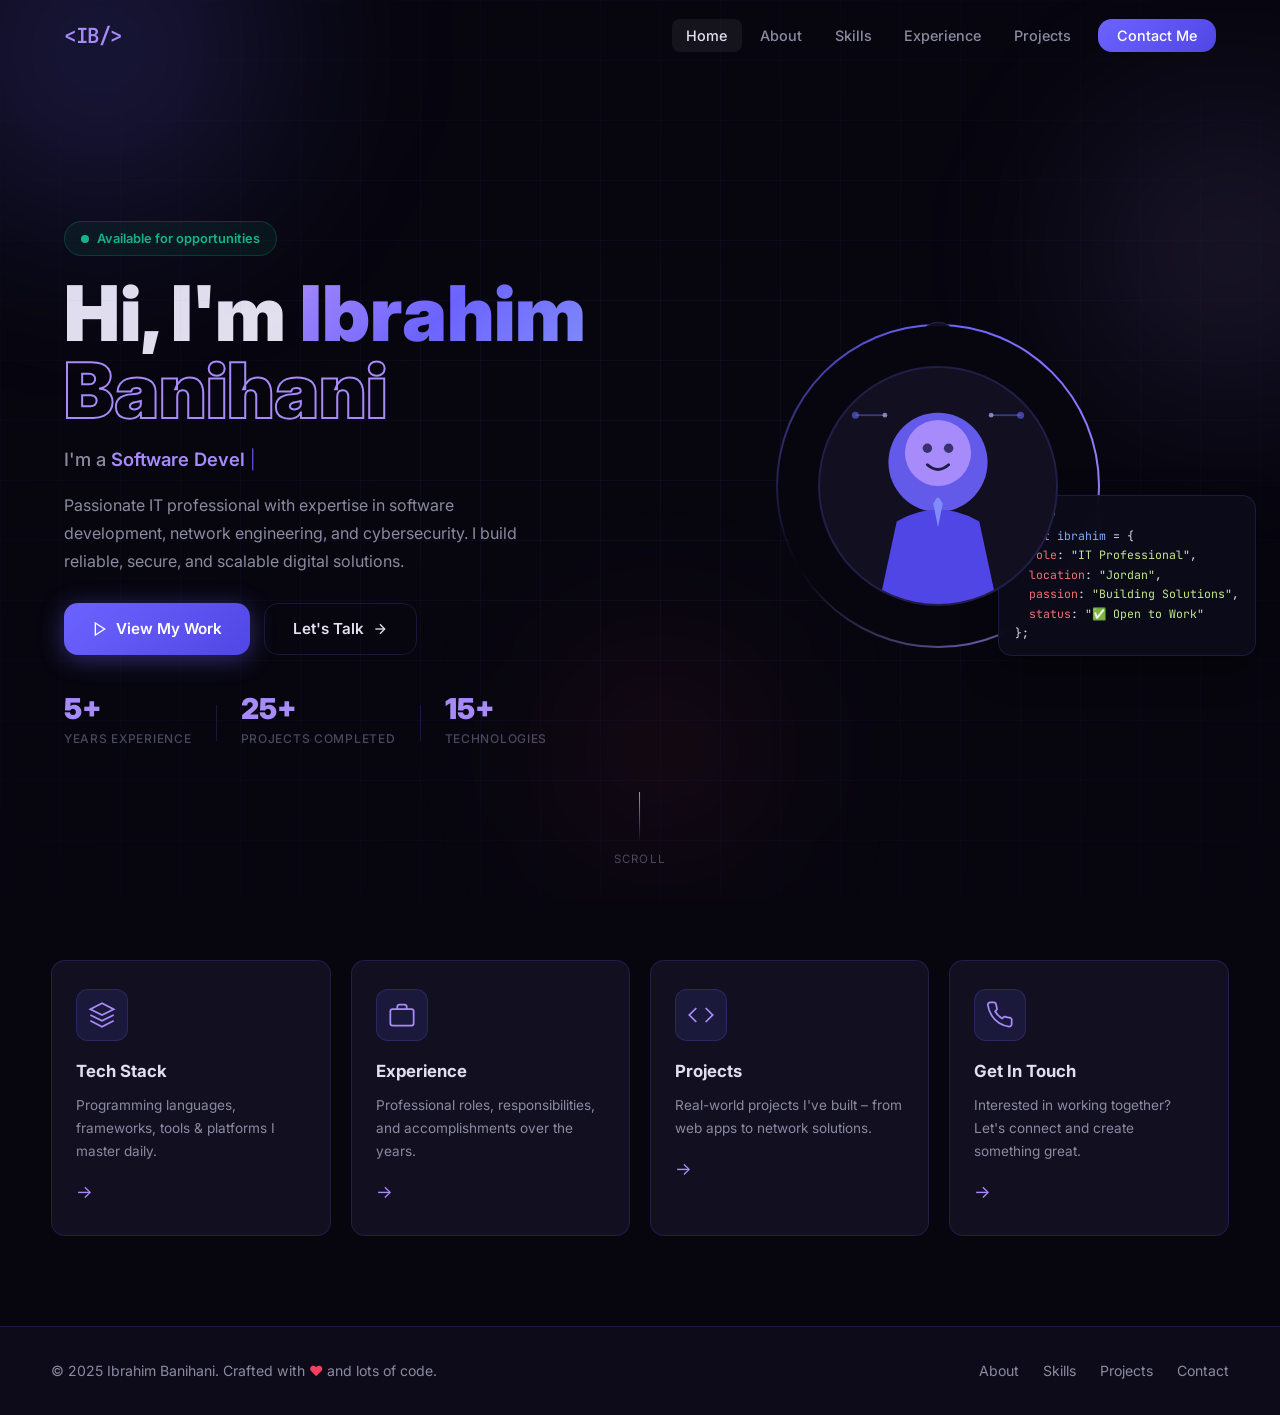
<file: index.html>
<!DOCTYPE html>
<html lang="en">
<head>
  <meta charset="UTF-8" />
  <meta name="viewport" content="width=device-width, initial-scale=1.0" />
  <title>Ibrahim Banihani | IT Professional</title>
  <meta name="description" content="Ibrahim Banihani – IT Professional specializing in software development, networking, and cybersecurity. View my portfolio, skills, and experience." />
  <link rel="preconnect" href="https://fonts.googleapis.com" />
  <link rel="preconnect" href="https://fonts.gstatic.com" crossorigin />
  <link href="https://fonts.googleapis.com/css2?family=Inter:wght@300;400;500;600;700;800;900&family=JetBrains+Mono:wght@400;600&display=swap" rel="stylesheet" />
  <link rel="stylesheet" href="css/style.css" />
  <link rel="stylesheet" href="css/home.css" />
</head>
<body>

  <!-- ── NAVBAR ── -->
  <nav class="navbar" id="navbar">
    <div class="nav-brand">
      <span class="brand-icon">&lt;IB/&gt;</span>
    </div>
    <ul class="nav-links" id="navLinks">
      <li><a href="index.html" class="nav-link active">Home</a></li>
      <li><a href="about.html" class="nav-link">About</a></li>
      <li><a href="skills.html" class="nav-link">Skills</a></li>
      <li><a href="experience.html" class="nav-link">Experience</a></li>
      <li><a href="projects.html" class="nav-link">Projects</a></li>
      <li><a href="contact.html" class="nav-link btn-nav">Contact Me</a></li>
    </ul>
    <button class="hamburger" id="hamburger" aria-label="Toggle menu">
      <span></span><span></span><span></span>
    </button>
  </nav>

  <!-- ── HERO ── -->
  <section class="hero" id="hero">
    <!-- Animated background grid -->
    <div class="grid-bg"></div>
    <!-- Floating orbs -->
    <div class="orb orb-1"></div>
    <div class="orb orb-2"></div>
    <div class="orb orb-3"></div>

    <div class="hero-content">
      <div class="hero-badge">
        <span class="badge-dot"></span>
        Available for opportunities
      </div>

      <h1 class="hero-title">
        Hi, I'm <span class="gradient-text">Ibrahim</span><br />
        <span class="hero-sub">Banihani</span>
      </h1>

      <div class="hero-roles">
        <span class="role-prefix">I'm a </span>
        <span class="typed-text" id="typedText"></span>
        <span class="cursor">|</span>
      </div>

      <p class="hero-desc">
        Passionate IT professional with expertise in software development, 
        network engineering, and cybersecurity. I build reliable, secure, 
        and scalable digital solutions.
      </p>

      <div class="hero-actions">
        <a href="projects.html" class="btn btn-primary" id="viewWorkBtn">
          <svg width="16" height="16" viewBox="0 0 24 24" fill="none" stroke="currentColor" stroke-width="2"><polygon points="5 3 19 12 5 21 5 3"/></svg>
          View My Work
        </a>
        <a href="contact.html" class="btn btn-ghost" id="contactBtn">
          Let's Talk
          <svg width="16" height="16" viewBox="0 0 24 24" fill="none" stroke="currentColor" stroke-width="2"><line x1="5" y1="12" x2="19" y2="12"/><polyline points="12 5 19 12 12 19"/></svg>
        </a>
      </div>

      <!-- Stats -->
      <div class="hero-stats">
        <div class="stat-item">
          <span class="stat-number">5+</span>
          <span class="stat-label">Years Experience</span>
        </div>
        <div class="stat-divider"></div>
        <div class="stat-item">
          <span class="stat-number">30+</span>
          <span class="stat-label">Projects Completed</span>
        </div>
        <div class="stat-divider"></div>
        <div class="stat-item">
          <span class="stat-number">15+</span>
          <span class="stat-label">Technologies</span>
        </div>
      </div>
    </div>

    <!-- Profile visual -->
    <div class="hero-visual">
      <div class="avatar-ring">
        <div class="avatar-inner">
          <svg viewBox="0 0 200 200" xmlns="http://www.w3.org/2000/svg" class="avatar-svg">
            <!-- Body -->
            <circle cx="100" cy="80" r="42" fill="#6c63ff" opacity="0.9"/>
            <!-- Head -->
            <circle cx="100" cy="72" r="28" fill="#a78bfa"/>
            <!-- Face highlights -->
            <circle cx="91" cy="68" r="4" fill="#1e1b4b" opacity="0.8"/>
            <circle cx="109" cy="68" r="4" fill="#1e1b4b" opacity="0.8"/>
            <path d="M 91 82 Q 100 90 109 82" stroke="#1e1b4b" stroke-width="2.5" fill="none" stroke-linecap="round"/>
            <!-- Shirt collar -->
            <path d="M 65 130 Q 100 110 135 130 L 150 200 L 50 200 Z" fill="#4f46e5"/>
            <!-- Tie -->
            <path d="M 96 115 L 100 135 L 104 115 L 101 110 L 99 110 Z" fill="#818cf8"/>
            <!-- Circuit decoration -->
            <circle cx="30" cy="40" r="3" fill="#6366f1" opacity="0.6"/>
            <circle cx="170" cy="40" r="3" fill="#6366f1" opacity="0.6"/>
            <line x1="30" y1="40" x2="55" y2="40" stroke="#6366f1" stroke-width="1.5" opacity="0.5"/>
            <line x1="145" y1="40" x2="170" y2="40" stroke="#6366f1" stroke-width="1.5" opacity="0.5"/>
            <circle cx="55" cy="40" r="2" fill="#a5b4fc" opacity="0.7"/>
            <circle cx="145" cy="40" r="2" fill="#a5b4fc" opacity="0.7"/>
          </svg>
        </div>
        <!-- Tech orbit icons -->
        <div class="orbit orbit-1">
          <div class="orbit-icon" style="--delay:0s">
            <svg viewBox="0 0 24 24" fill="currentColor" width="18" height="18"><path d="M12 2C6.48 2 2 6.48 2 12s4.48 10 10 10 10-4.48 10-10S17.52 2 12 2zm-1 17.93c-3.95-.49-7-3.85-7-7.93 0-.62.08-1.21.21-1.79L9 15v1c0 1.1.9 2 2 2v1.93zm6.9-2.54c-.26-.81-1-1.39-1.9-1.39h-1v-3c0-.55-.45-1-1-1H8v-2h2c.55 0 1-.45 1-1V7h2c1.1 0 2-.9 2-2v-.41c2.93 1.19 5 4.06 5 7.41 0 2.08-.8 3.97-2.1 5.39z"/></svg>
          </div>
        </div>
        <div class="orbit orbit-2">
          <div class="orbit-icon" style="--delay:-4s">
            <svg viewBox="0 0 24 24" fill="currentColor" width="18" height="18"><path d="M20 4H4c-1.1 0-2 .9-2 2v12c0 1.1.9 2 2 2h16c1.1 0 2-.9 2-2V6c0-1.1-.9-2-2-2zm-5 11.5v-8l5 4-5 4zm-9 0l-5-4 5-4v8z"/></svg>
          </div>
        </div>
        <div class="orbit orbit-3">
          <div class="orbit-icon" style="--delay:-8s">
            <svg viewBox="0 0 24 24" fill="currentColor" width="18" height="18"><path d="M12 1L3 5v6c0 5.55 3.84 10.74 9 12 5.16-1.26 9-6.45 9-12V5l-9-4zm0 10h7c-.53 3.12-2.59 6.22-7 7.93V12H5V6.3l7-3.11v7.81z"/></svg>
          </div>
        </div>
      </div>

      <!-- Code snippet card -->
      <div class="code-card">
        <div class="code-dots">
          <span style="background:#ff5f57"></span>
          <span style="background:#febc2e"></span>
          <span style="background:#28c840"></span>
        </div>
        <pre class="code-text"><span class="c-kw">const</span> <span class="c-var">ibrahim</span> = {
  <span class="c-key">role</span>: <span class="c-str">"IT Professional"</span>,
  <span class="c-key">location</span>: <span class="c-str">"Jordan"</span>,
  <span class="c-key">passion</span>: <span class="c-str">"Building Solutions"</span>,
  <span class="c-key">status</span>: <span class="c-str">"✅ Open to Work"</span>
};</pre>
      </div>
    </div>

    <!-- Scroll indicator -->
    <div class="scroll-indicator">
      <div class="scroll-line"></div>
      <span>Scroll</span>
    </div>
  </section>

  <!-- ── QUICK HIGHLIGHTS ── -->
  <section class="highlights">
    <div class="container">
      <div class="highlight-cards">
        <a href="skills.html" class="hcard" id="hcardSkills">
          <div class="hcard-icon">
            <svg viewBox="0 0 24 24" fill="none" stroke="currentColor" stroke-width="1.5" width="28" height="28"><path d="M12 2L2 7l10 5 10-5-10-5z"/><path d="M2 17l10 5 10-5"/><path d="M2 12l10 5 10-5"/></svg>
          </div>
          <h3>Tech Stack</h3>
          <p>Programming languages, frameworks, tools & platforms I master daily.</p>
          <span class="hcard-arrow">→</span>
        </a>
        <a href="experience.html" class="hcard" id="hcardExp">
          <div class="hcard-icon">
            <svg viewBox="0 0 24 24" fill="none" stroke="currentColor" stroke-width="1.5" width="28" height="28"><rect x="2" y="7" width="20" height="14" rx="2"/><path d="M16 7V5a2 2 0 0 0-2-2h-4a2 2 0 0 0-2 2v2"/></svg>
          </div>
          <h3>Experience</h3>
          <p>Professional roles, responsibilities, and accomplishments over the years.</p>
          <span class="hcard-arrow">→</span>
        </a>
        <a href="projects.html" class="hcard" id="hcardProj">
          <div class="hcard-icon">
            <svg viewBox="0 0 24 24" fill="none" stroke="currentColor" stroke-width="1.5" width="28" height="28"><polyline points="16 18 22 12 16 6"/><polyline points="8 6 2 12 8 18"/></svg>
          </div>
          <h3>Projects</h3>
          <p>Real-world projects I've built – from web apps to network solutions.</p>
          <span class="hcard-arrow">→</span>
        </a>
        <a href="contact.html" class="hcard" id="hcardContact">
          <div class="hcard-icon">
            <svg viewBox="0 0 24 24" fill="none" stroke="currentColor" stroke-width="1.5" width="28" height="28"><path d="M22 16.92v3a2 2 0 0 1-2.18 2 19.79 19.79 0 0 1-8.63-3.07A19.5 19.5 0 0 1 4.69 12 19.79 19.79 0 0 1 1.61 3.41a2 2 0 0 1 1.99-2.18h3a2 2 0 0 1 2 1.72c.127.96.361 1.903.7 2.81a2 2 0 0 1-.45 2.11L7.91 8.96a16 16 0 0 0 6 6l.94-.94a2 2 0 0 1 2.11-.45c.907.339 1.85.573 2.81.7A2 2 0 0 1 22 16.92z"/></svg>
          </div>
          <h3>Get In Touch</h3>
          <p>Interested in working together? Let's connect and create something great.</p>
          <span class="hcard-arrow">→</span>
        </a>
      </div>
    </div>
  </section>

  <!-- ── FOOTER ── -->
  <footer class="footer">
    <div class="container">
      <p>&copy; 2025 Ibrahim Banihani. Crafted with <span style="color:#f43f5e">♥</span> and lots of code.</p>
      <div class="footer-links">
        <a href="about.html">About</a>
        <a href="skills.html">Skills</a>
        <a href="projects.html">Projects</a>
        <a href="contact.html">Contact</a>
      </div>
    </div>
  </footer>

  <script src="js/main.js"></script>
  <script src="js/home.js"></script>
</body>
</html>
</file>
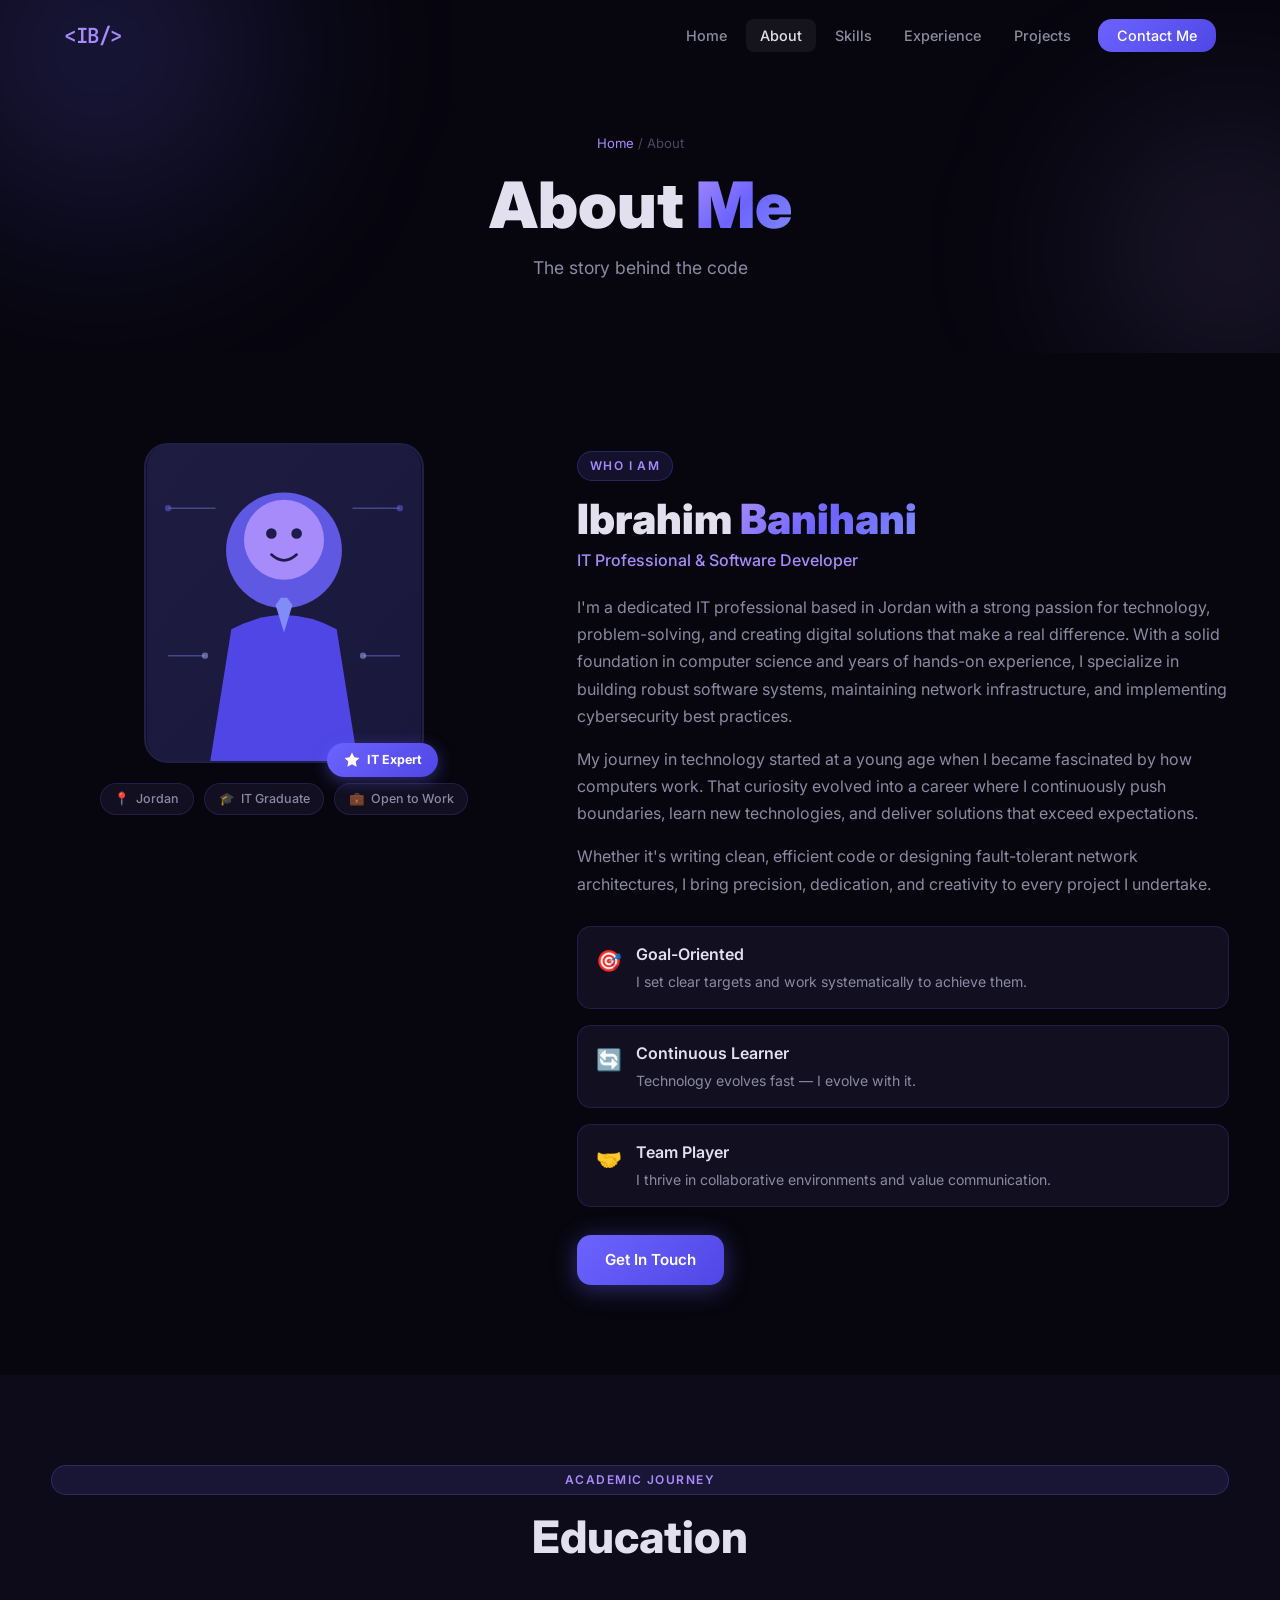
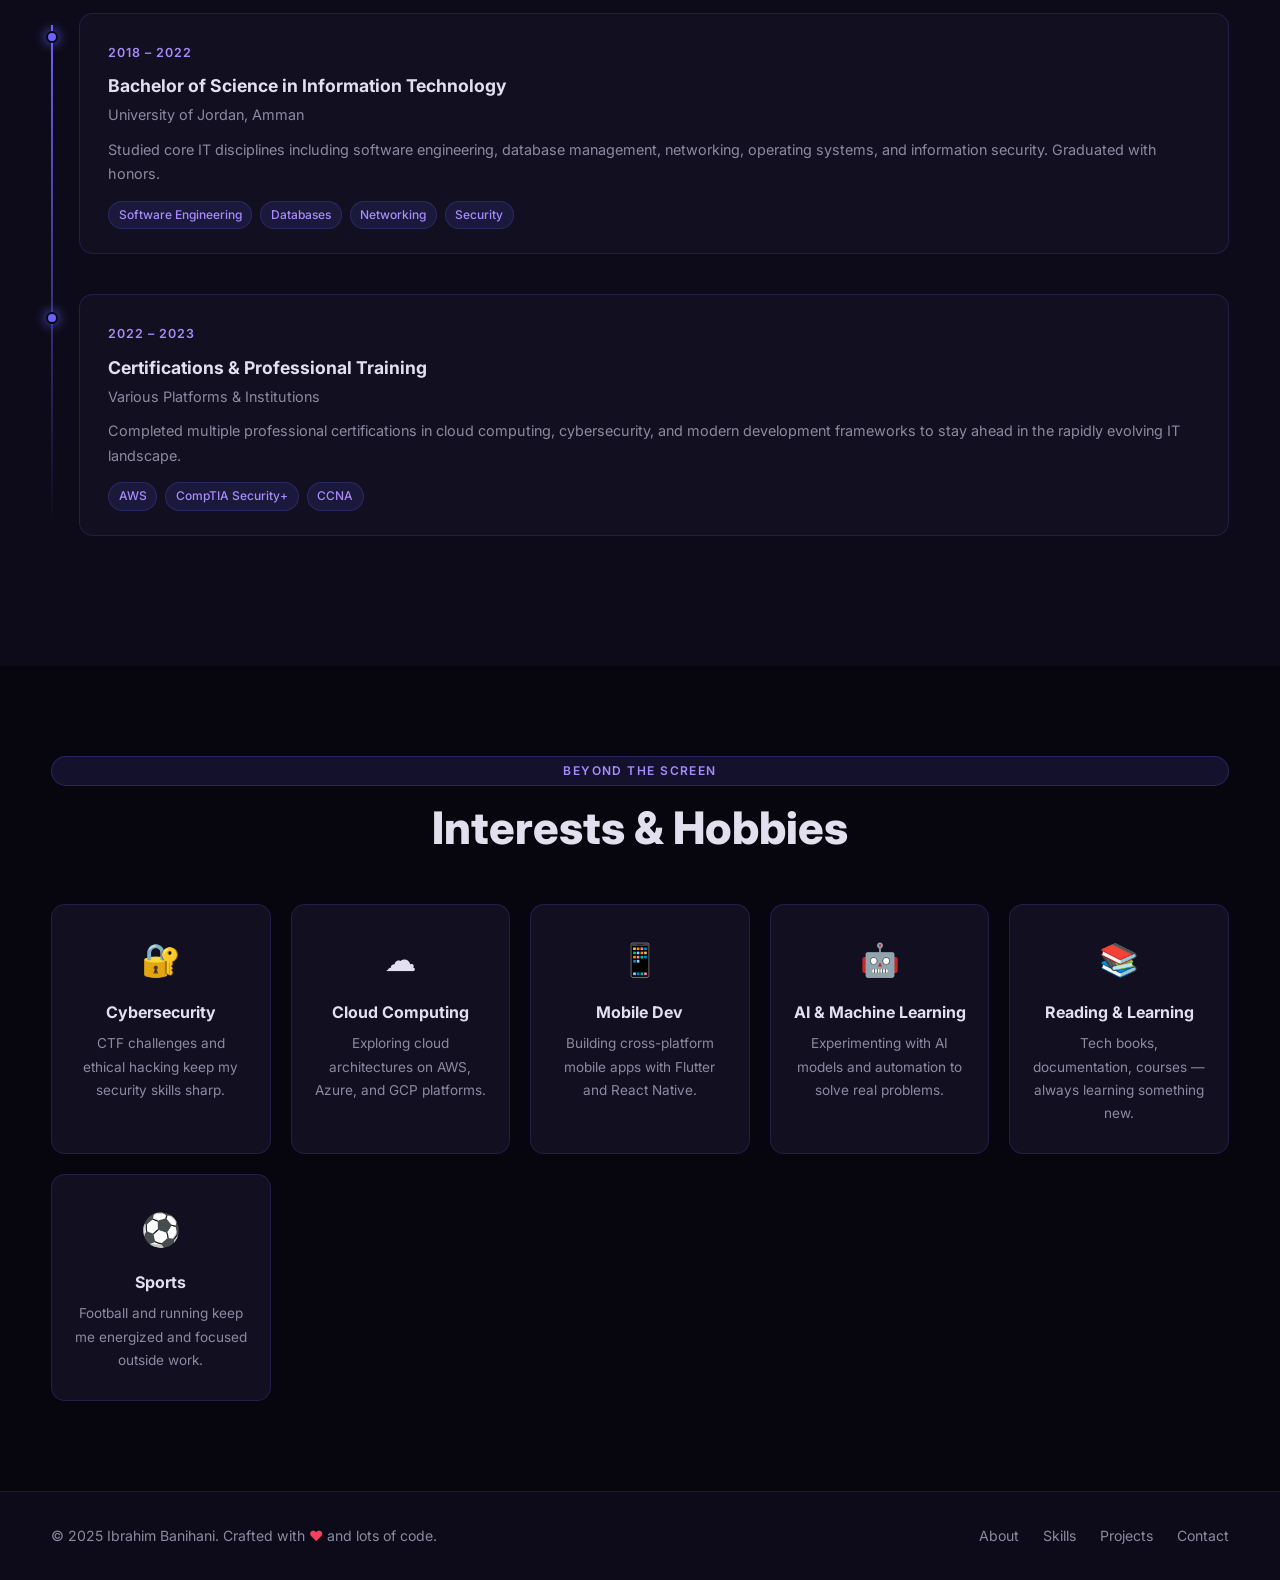
<file: about.html>
<!DOCTYPE html>
<html lang="en">
<head>
  <meta charset="UTF-8" />
  <meta name="viewport" content="width=device-width, initial-scale=1.0" />
  <title>About | Ibrahim Banihani</title>
  <meta name="description" content="Learn more about Ibrahim Banihani – his background, education, values, and journey in the IT field." />
  <link rel="preconnect" href="https://fonts.googleapis.com" />
  <link rel="preconnect" href="https://fonts.gstatic.com" crossorigin />
  <link href="https://fonts.googleapis.com/css2?family=Inter:wght@300;400;500;600;700;800;900&family=JetBrains+Mono:wght@400;600&display=swap" rel="stylesheet" />
  <link rel="stylesheet" href="css/style.css" />
</head>
<body>

  <nav class="navbar" id="navbar">
    <div class="nav-brand"><span class="brand-icon">&lt;IB/&gt;</span></div>
    <ul class="nav-links" id="navLinks">
      <li><a href="index.html" class="nav-link">Home</a></li>
      <li><a href="about.html" class="nav-link active">About</a></li>
      <li><a href="skills.html" class="nav-link">Skills</a></li>
      <li><a href="experience.html" class="nav-link">Experience</a></li>
      <li><a href="projects.html" class="nav-link">Projects</a></li>
      <li><a href="contact.html" class="nav-link btn-nav">Contact Me</a></li>
    </ul>
    <button class="hamburger" id="hamburger" aria-label="Toggle menu"><span></span><span></span><span></span></button>
  </nav>

  <!-- PAGE HEADER -->
  <section class="page-header">
    <div class="orb orb-1"></div>
    <div class="orb orb-2"></div>
    <div class="container">
      <p class="breadcrumb"><a href="index.html">Home</a> / About</p>
      <h1>About <span class="gradient-text">Me</span></h1>
      <p class="page-subtitle">The story behind the code</p>
    </div>
  </section>

  <!-- WHO AM I -->
  <section class="section about-intro">
    <div class="container two-col">
      <div class="about-visual">
        <div class="about-img-wrap">
          <div class="about-avatar-large">
            <svg viewBox="0 0 260 300" xmlns="http://www.w3.org/2000/svg" width="100%" height="100%">
              <defs>
                <linearGradient id="bgGrad" x1="0%" y1="0%" x2="100%" y2="100%">
                  <stop offset="0%" style="stop-color:#6c63ff"/>
                  <stop offset="100%" style="stop-color:#4f46e5"/>
                </linearGradient>
              </defs>
              <rect width="260" height="300" rx="20" fill="url(#bgGrad)" opacity="0.15"/>
              <circle cx="130" cy="100" r="55" fill="#6c63ff" opacity="0.85"/>
              <circle cx="130" cy="90" r="38" fill="#a78bfa"/>
              <circle cx="118" cy="84" r="5" fill="#1e1b4b"/>
              <circle cx="142" cy="84" r="5" fill="#1e1b4b"/>
              <path d="M 118 104 Q 130 115 142 104" stroke="#1e1b4b" stroke-width="2.5" fill="none" stroke-linecap="round"/>
              <path d="M 80 175 Q 130 148 180 175 L 200 300 L 60 300 Z" fill="#4f46e5"/>
              <path d="M 122 152 L 130 178 L 138 152 L 133 145 L 127 145 Z" fill="#818cf8"/>
              <!-- circuit lines -->
              <line x1="20" y1="60" x2="65" y2="60" stroke="#818cf8" stroke-width="1.5" opacity="0.4"/>
              <circle cx="20" cy="60" r="3" fill="#6366f1" opacity="0.5"/>
              <line x1="195" y1="60" x2="240" y2="60" stroke="#818cf8" stroke-width="1.5" opacity="0.4"/>
              <circle cx="240" cy="60" r="3" fill="#6366f1" opacity="0.5"/>
              <line x1="20" y1="200" x2="55" y2="200" stroke="#818cf8" stroke-width="1.5" opacity="0.4"/>
              <circle cx="55" cy="200" r="3" fill="#a5b4fc" opacity="0.5"/>
              <line x1="205" y1="200" x2="240" y2="200" stroke="#818cf8" stroke-width="1.5" opacity="0.4"/>
              <circle cx="205" cy="200" r="3" fill="#a5b4fc" opacity="0.5"/>
            </svg>
          </div>
          <div class="about-badge-float">
            <svg width="18" height="18" viewBox="0 0 24 24" fill="#fff"><path d="M12 2L15.09 8.26L22 9.27L17 14.14L18.18 21.02L12 17.77L5.82 21.02L7 14.14L2 9.27L8.91 8.26L12 2Z"/></svg>
            IT Expert
          </div>
        </div>
        <!-- Info chips -->
        <div class="info-chips">
          <div class="chip"><span>📍</span> Jordan</div>
          <div class="chip"><span>🎓</span> IT Graduate</div>
          <div class="chip"><span>💼</span> Open to Work</div>
        </div>
      </div>

      <div class="about-text">
        <span class="section-tag">Who I Am</span>
        <h2>Ibrahim <span class="gradient-text">Banihani</span></h2>
        <h3 class="about-role">IT Professional & Software Developer</h3>
        <p>I'm a dedicated IT professional based in Jordan with a strong passion for technology, problem-solving, and creating digital solutions that make a real difference. With a solid foundation in computer science and years of hands-on experience, I specialize in building robust software systems, maintaining network infrastructure, and implementing cybersecurity best practices.</p>
        <p>My journey in technology started at a young age when I became fascinated by how computers work. That curiosity evolved into a career where I continuously push boundaries, learn new technologies, and deliver solutions that exceed expectations.</p>
        <p>Whether it's writing clean, efficient code or designing fault-tolerant network architectures, I bring precision, dedication, and creativity to every project I undertake.</p>

        <div class="about-values">
          <div class="value-item">
            <div class="value-icon">🎯</div>
            <div>
              <strong>Goal-Oriented</strong>
              <p>I set clear targets and work systematically to achieve them.</p>
            </div>
          </div>
          <div class="value-item">
            <div class="value-icon">🔄</div>
            <div>
              <strong>Continuous Learner</strong>
              <p>Technology evolves fast — I evolve with it.</p>
            </div>
          </div>
          <div class="value-item">
            <div class="value-icon">🤝</div>
            <div>
              <strong>Team Player</strong>
              <p>I thrive in collaborative environments and value communication.</p>
            </div>
          </div>
        </div>

        <a href="contact.html" class="btn btn-primary" id="aboutContactBtn">Get In Touch</a>
      </div>
    </div>
  </section>

  <!-- EDUCATION -->
  <section class="section education bg-alt">
    <div class="container">
      <span class="section-tag center">Academic Journey</span>
      <h2 class="section-title center">Education</h2>
      <div class="timeline">
        <div class="timeline-item">
          <div class="timeline-dot"></div>
          <div class="timeline-card">
            <span class="timeline-year">2018 – 2022</span>
            <h3>Bachelor of Science in Information Technology</h3>
            <p class="tl-institution">University of Jordan, Amman</p>
            <p>Studied core IT disciplines including software engineering, database management, networking, operating systems, and information security. Graduated with honors.</p>
            <div class="tl-tags">
              <span>Software Engineering</span>
              <span>Databases</span>
              <span>Networking</span>
              <span>Security</span>
            </div>
          </div>
        </div>
        <div class="timeline-item">
          <div class="timeline-dot"></div>
          <div class="timeline-card">
            <span class="timeline-year">2022 – 2023</span>
            <h3>Certifications & Professional Training</h3>
            <p class="tl-institution">Various Platforms & Institutions</p>
            <p>Completed multiple professional certifications in cloud computing, cybersecurity, and modern development frameworks to stay ahead in the rapidly evolving IT landscape.</p>
            <div class="tl-tags">
              <span>AWS</span>
              <span>CompTIA Security+</span>
              <span>CCNA</span>
            </div>
          </div>
        </div>
      </div>
    </div>
  </section>

  <!-- INTERESTS -->
  <section class="section interests">
    <div class="container">
      <span class="section-tag center">Beyond The Screen</span>
      <h2 class="section-title center">Interests & Hobbies</h2>
      <div class="interests-grid">
        <div class="interest-card">
          <div class="interest-emoji">🔐</div>
          <h3>Cybersecurity</h3>
          <p>CTF challenges and ethical hacking keep my security skills sharp.</p>
        </div>
        <div class="interest-card">
          <div class="interest-emoji">☁️</div>
          <h3>Cloud Computing</h3>
          <p>Exploring cloud architectures on AWS, Azure, and GCP platforms.</p>
        </div>
        <div class="interest-card">
          <div class="interest-emoji">📱</div>
          <h3>Mobile Dev</h3>
          <p>Building cross-platform mobile apps with Flutter and React Native.</p>
        </div>
        <div class="interest-card">
          <div class="interest-emoji">🤖</div>
          <h3>AI & Machine Learning</h3>
          <p>Experimenting with AI models and automation to solve real problems.</p>
        </div>
        <div class="interest-card">
          <div class="interest-emoji">📚</div>
          <h3>Reading & Learning</h3>
          <p>Tech books, documentation, courses — always learning something new.</p>
        </div>
        <div class="interest-card">
          <div class="interest-emoji">⚽</div>
          <h3>Sports</h3>
          <p>Football and running keep me energized and focused outside work.</p>
        </div>
      </div>
    </div>
  </section>

  <footer class="footer">
    <div class="container">
      <p>&copy; 2025 Ibrahim Banihani. Crafted with <span style="color:#f43f5e">♥</span> and lots of code.</p>
      <div class="footer-links">
        <a href="about.html">About</a>
        <a href="skills.html">Skills</a>
        <a href="projects.html">Projects</a>
        <a href="contact.html">Contact</a>
      </div>
    </div>
  </footer>

  <script src="js/main.js"></script>
</body>
</html>
</file>
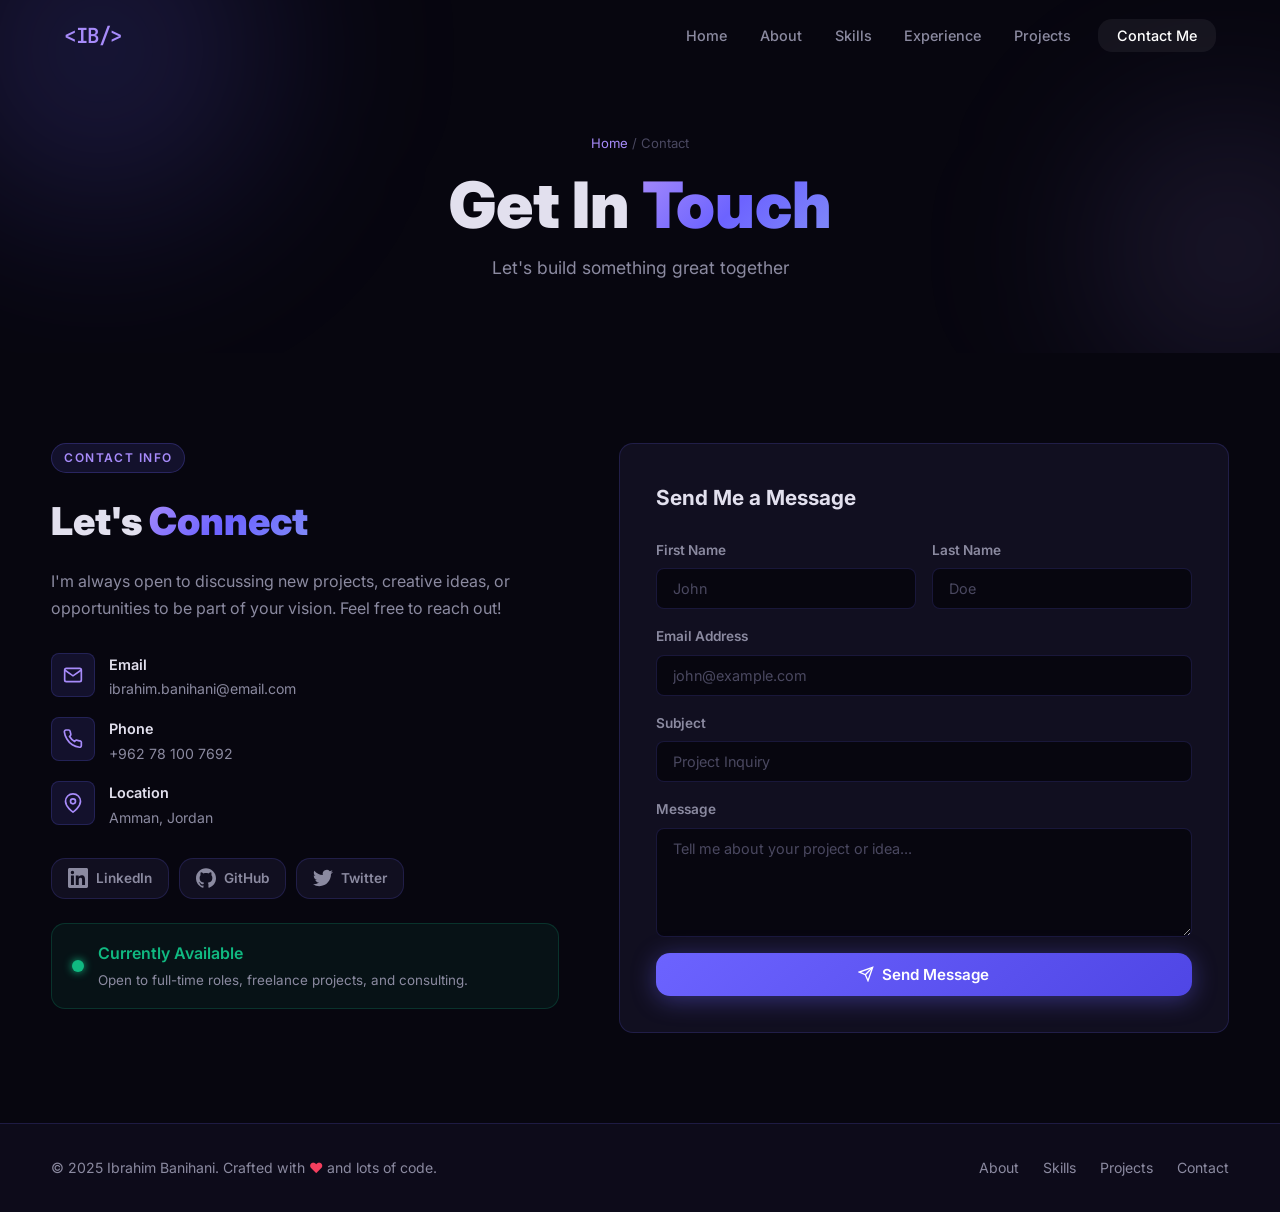
<file: contact.html>
<!DOCTYPE html>
<html lang="en">
<head>
  <meta charset="UTF-8" />
  <meta name="viewport" content="width=device-width, initial-scale=1.0" />
  <title>Contact | Ibrahim Banihani</title>
  <meta name="description" content="Get in touch with Ibrahim Banihani – IT Professional based in Jordan." />
  <link rel="preconnect" href="https://fonts.googleapis.com" />
  <link rel="preconnect" href="https://fonts.gstatic.com" crossorigin />
  <link href="https://fonts.googleapis.com/css2?family=Inter:wght@300;400;500;600;700;800;900&family=JetBrains+Mono:wght@400;600&display=swap" rel="stylesheet" />
  <link rel="stylesheet" href="css/style.css" />
</head>
<body>

  <nav class="navbar" id="navbar">
    <div class="nav-brand"><span class="brand-icon">&lt;IB/&gt;</span></div>
    <ul class="nav-links" id="navLinks">
      <li><a href="index.html" class="nav-link">Home</a></li>
      <li><a href="about.html" class="nav-link">About</a></li>
      <li><a href="skills.html" class="nav-link">Skills</a></li>
      <li><a href="experience.html" class="nav-link">Experience</a></li>
      <li><a href="projects.html" class="nav-link">Projects</a></li>
      <li><a href="contact.html" class="nav-link active btn-nav">Contact Me</a></li>
    </ul>
    <button class="hamburger" id="hamburger" aria-label="Toggle menu"><span></span><span></span><span></span></button>
  </nav>

  <section class="page-header">
    <div class="orb orb-1"></div>
    <div class="orb orb-2"></div>
    <div class="container">
      <p class="breadcrumb"><a href="index.html">Home</a> / Contact</p>
      <h1>Get In <span class="gradient-text">Touch</span></h1>
      <p class="page-subtitle">Let's build something great together</p>
    </div>
  </section>

  <section class="section contact-section">
    <div class="container contact-layout">

      <!-- Info -->
      <div class="contact-info">
        <span class="section-tag">Contact Info</span>
        <h2>Let's <span class="gradient-text">Connect</span></h2>
        <p class="contact-intro">I'm always open to discussing new projects, creative ideas, or opportunities to be part of your vision. Feel free to reach out!</p>

        <div class="contact-details">
          <div class="contact-item">
            <div class="ci-icon">
              <svg viewBox="0 0 24 24" fill="none" stroke="currentColor" stroke-width="2" width="20" height="20"><path d="M4 4h16c1.1 0 2 .9 2 2v12c0 1.1-.9 2-2 2H4c-1.1 0-2-.9-2-2V6c0-1.1.9-2 2-2z"/><polyline points="22,6 12,13 2,6"/></svg>
            </div>
            <div>
              <strong>Email</strong>
              <p>ibrahim.banihani@email.com</p>
            </div>
          </div>
          <div class="contact-item">
            <div class="ci-icon">
              <svg viewBox="0 0 24 24" fill="none" stroke="currentColor" stroke-width="2" width="20" height="20"><path d="M22 16.92v3a2 2 0 0 1-2.18 2 19.79 19.79 0 0 1-8.63-3.07A19.5 19.5 0 0 1 4.69 12 19.79 19.79 0 0 1 1.61 3.41a2 2 0 0 1 1.99-2.18h3a2 2 0 0 1 2 1.72c.127.96.361 1.903.7 2.81a2 2 0 0 1-.45 2.11L7.91 8.96a16 16 0 0 0 6 6l.94-.94a2 2 0 0 1 2.11-.45c.907.339 1.85.573 2.81.7A2 2 0 0 1 22 16.92z"/></svg>
            </div>
            <div>
              <strong>Phone</strong>
              <p>+962 78 100 7692</p>
            </div>
          </div>
          <div class="contact-item">
            <div class="ci-icon">
              <svg viewBox="0 0 24 24" fill="none" stroke="currentColor" stroke-width="2" width="20" height="20"><path d="M21 10c0 7-9 13-9 13s-9-6-9-13a9 9 0 0 1 18 0z"/><circle cx="12" cy="10" r="3"/></svg>
            </div>
            <div>
              <strong>Location</strong>
              <p>Amman, Jordan</p>
            </div>
          </div>
        </div>

        <!-- Social links -->
        <div class="social-links">
          <a href="#" class="social-btn" id="linkedInBtn" aria-label="LinkedIn">
            <svg viewBox="0 0 24 24" fill="currentColor" width="20" height="20"><path d="M20.447 20.452h-3.554v-5.569c0-1.328-.027-3.037-1.852-3.037-1.853 0-2.136 1.445-2.136 2.939v5.667H9.351V9h3.414v1.561h.046c.477-.9 1.637-1.85 3.37-1.85 3.601 0 4.267 2.37 4.267 5.455v6.286zM5.337 7.433a2.062 2.062 0 0 1-2.063-2.065 2.064 2.064 0 1 1 2.063 2.065zm1.782 13.019H3.555V9h3.564v11.452zM22.225 0H1.771C.792 0 0 .774 0 1.729v20.542C0 23.227.792 24 1.771 24h20.451C23.2 24 24 23.227 24 22.271V1.729C24 .774 23.2 0 22.222 0h.003z"/></svg>
            LinkedIn
          </a>
          <a href="#" class="social-btn" id="githubBtn" aria-label="GitHub">
            <svg viewBox="0 0 24 24" fill="currentColor" width="20" height="20"><path d="M12 .297c-6.63 0-12 5.373-12 12 0 5.303 3.438 9.8 8.205 11.385.6.113.82-.258.82-.577 0-.285-.01-1.04-.015-2.04-3.338.724-4.042-1.61-4.042-1.61C4.422 18.07 3.633 17.7 3.633 17.7c-1.087-.744.084-.729.084-.729 1.205.084 1.838 1.236 1.838 1.236 1.07 1.835 2.809 1.305 3.495.998.108-.776.417-1.305.76-1.605-2.665-.3-5.466-1.332-5.466-5.93 0-1.31.465-2.38 1.235-3.22-.135-.303-.54-1.523.105-3.176 0 0 1.005-.322 3.3 1.23.96-.267 1.98-.399 3-.405 1.02.006 2.04.138 3 .405 2.28-1.552 3.285-1.23 3.285-1.23.645 1.653.24 2.873.12 3.176.765.84 1.23 1.91 1.23 3.22 0 4.61-2.805 5.625-5.475 5.92.42.36.81 1.096.81 2.22 0 1.606-.015 2.896-.015 3.286 0 .315.21.69.825.57C20.565 22.092 24 17.592 24 12.297c0-6.627-5.373-12-12-12"/></svg>
            GitHub
          </a>
          <a href="#" class="social-btn" id="twitterBtn" aria-label="Twitter">
            <svg viewBox="0 0 24 24" fill="currentColor" width="20" height="20"><path d="M23.953 4.57a10 10 0 01-2.825.775 4.958 4.958 0 002.163-2.723c-.951.555-2.005.959-3.127 1.184a4.92 4.92 0 00-8.384 4.482C7.69 8.095 4.067 6.13 1.64 3.162a4.822 4.822 0 00-.666 2.475c0 1.71.87 3.213 2.188 4.096a4.904 4.904 0 01-2.228-.616v.06a4.923 4.923 0 003.946 4.827 4.996 4.996 0 01-2.212.085 4.936 4.936 0 004.604 3.417 9.867 9.867 0 01-6.102 2.105c-.39 0-.779-.023-1.17-.067a13.995 13.995 0 007.557 2.209c9.053 0 13.998-7.496 13.998-13.985 0-.21 0-.42-.015-.63A9.935 9.935 0 0024 4.59z"/></svg>
            Twitter
          </a>
        </div>

        <!-- Availability -->
        <div class="availability-card">
          <div class="avail-dot"></div>
          <div>
            <strong>Currently Available</strong>
            <p>Open to full-time roles, freelance projects, and consulting.</p>
          </div>
        </div>
      </div>

      <!-- Form -->
      <div class="contact-form-wrap">
        <form class="contact-form" id="contactForm" novalidate>
          <h3>Send Me a Message</h3>

          <div class="form-row">
            <div class="form-group">
              <label for="firstName">First Name</label>
              <input type="text" id="firstName" name="firstName" placeholder="John" required />
            </div>
            <div class="form-group">
              <label for="lastName">Last Name</label>
              <input type="text" id="lastName" name="lastName" placeholder="Doe" required />
            </div>
          </div>

          <div class="form-group">
            <label for="emailInput">Email Address</label>
            <input type="email" id="emailInput" name="email" placeholder="john@example.com" required />
          </div>

          <div class="form-group">
            <label for="subjectInput">Subject</label>
            <input type="text" id="subjectInput" name="subject" placeholder="Project Inquiry" required />
          </div>

          <div class="form-group">
            <label for="messageInput">Message</label>
            <textarea id="messageInput" name="message" rows="5" placeholder="Tell me about your project or idea..." required></textarea>
          </div>

          <button type="submit" class="btn btn-primary btn-full" id="submitBtn">
            <svg width="16" height="16" viewBox="0 0 24 24" fill="none" stroke="currentColor" stroke-width="2"><line x1="22" y1="2" x2="11" y2="13"/><polygon points="22 2 15 22 11 13 2 9 22 2"/></svg>
            Send Message
          </button>

          <div class="form-success" id="formSuccess" style="display:none">
            <svg width="24" height="24" viewBox="0 0 24 24" fill="none" stroke="currentColor" stroke-width="2"><path d="M22 11.08V12a10 10 0 1 1-5.93-9.14"/><polyline points="22 4 12 14.01 9 11.01"/></svg>
            <p>Message sent successfully! I'll get back to you soon.</p>
          </div>
        </form>
      </div>

    </div>
  </section>

  <footer class="footer">
    <div class="container">
      <p>&copy; 2025 Ibrahim Banihani. Crafted with <span style="color:#f43f5e">♥</span> and lots of code.</p>
      <div class="footer-links">
        <a href="about.html">About</a>
        <a href="skills.html">Skills</a>
        <a href="projects.html">Projects</a>
        <a href="contact.html">Contact</a>
      </div>
    </div>
  </footer>

  <script src="js/main.js"></script>
  <script src="js/contact.js"></script>
</body>
</html>
</file>
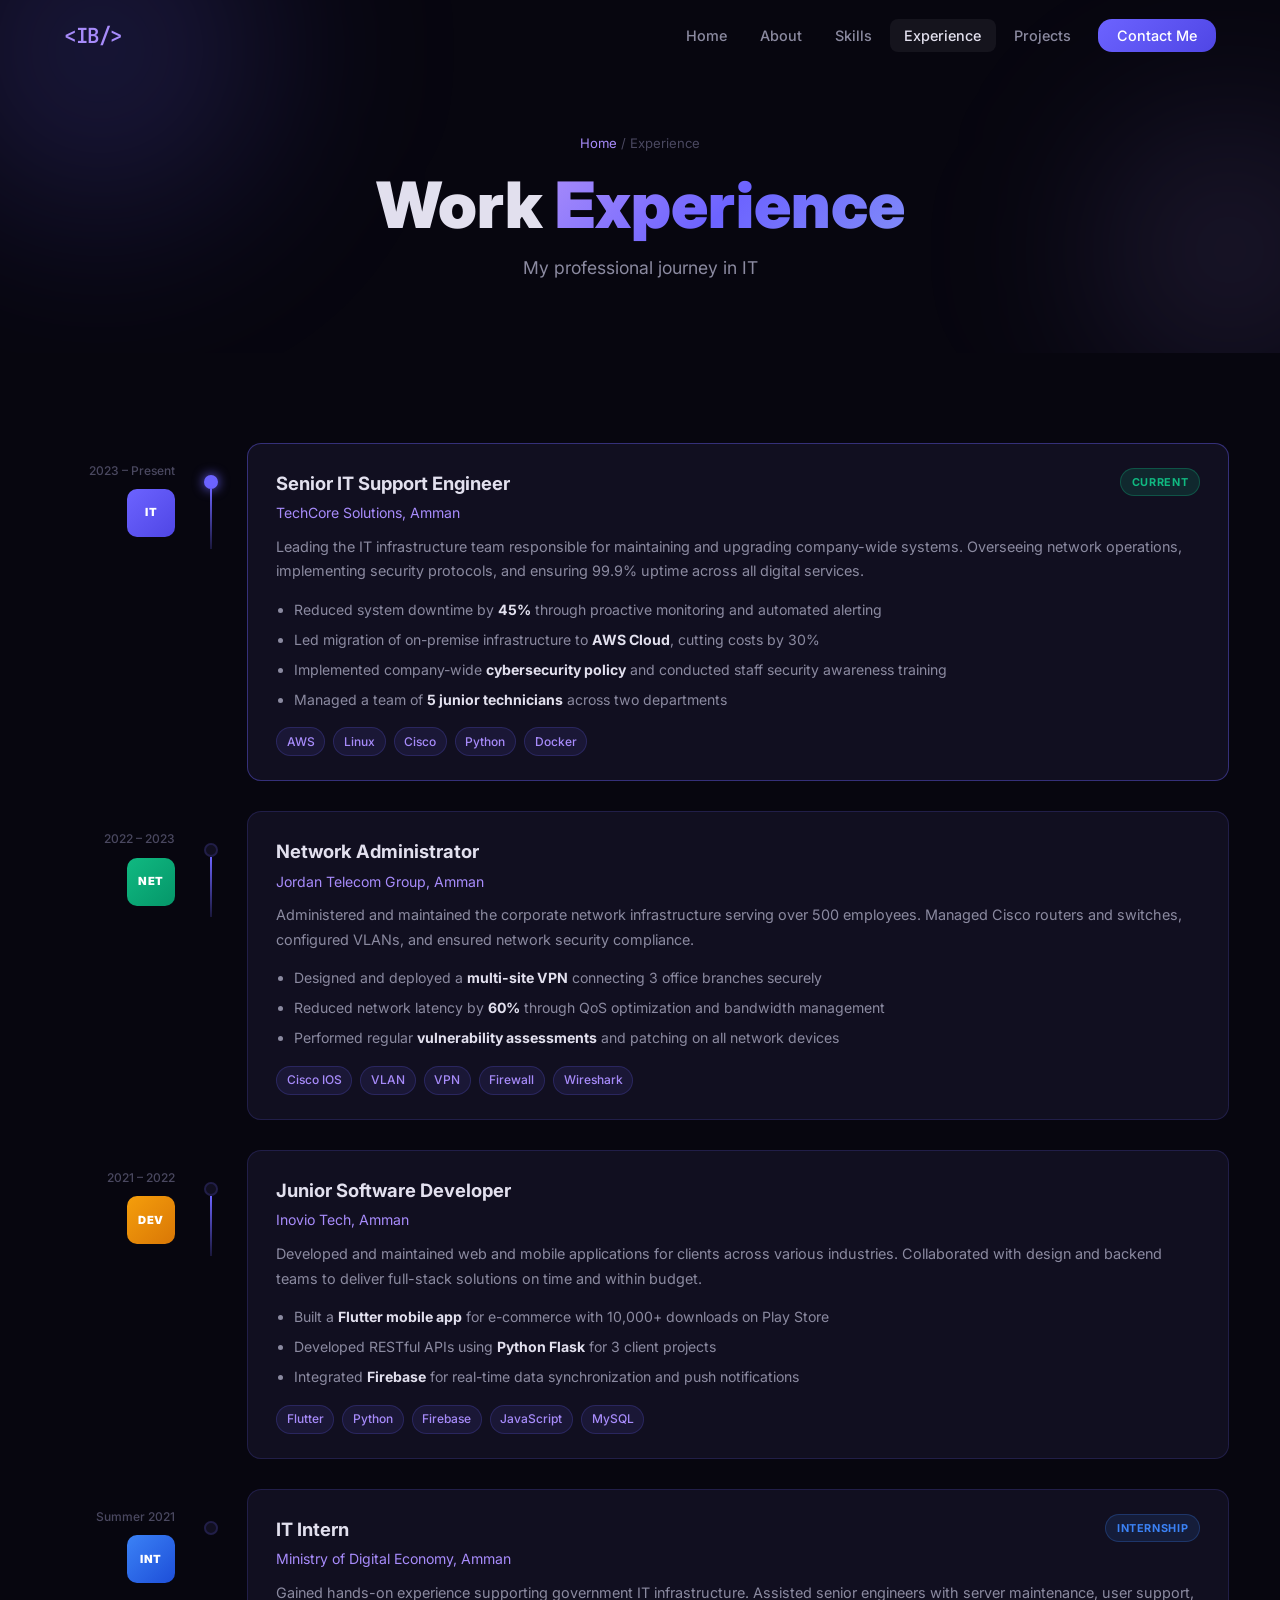
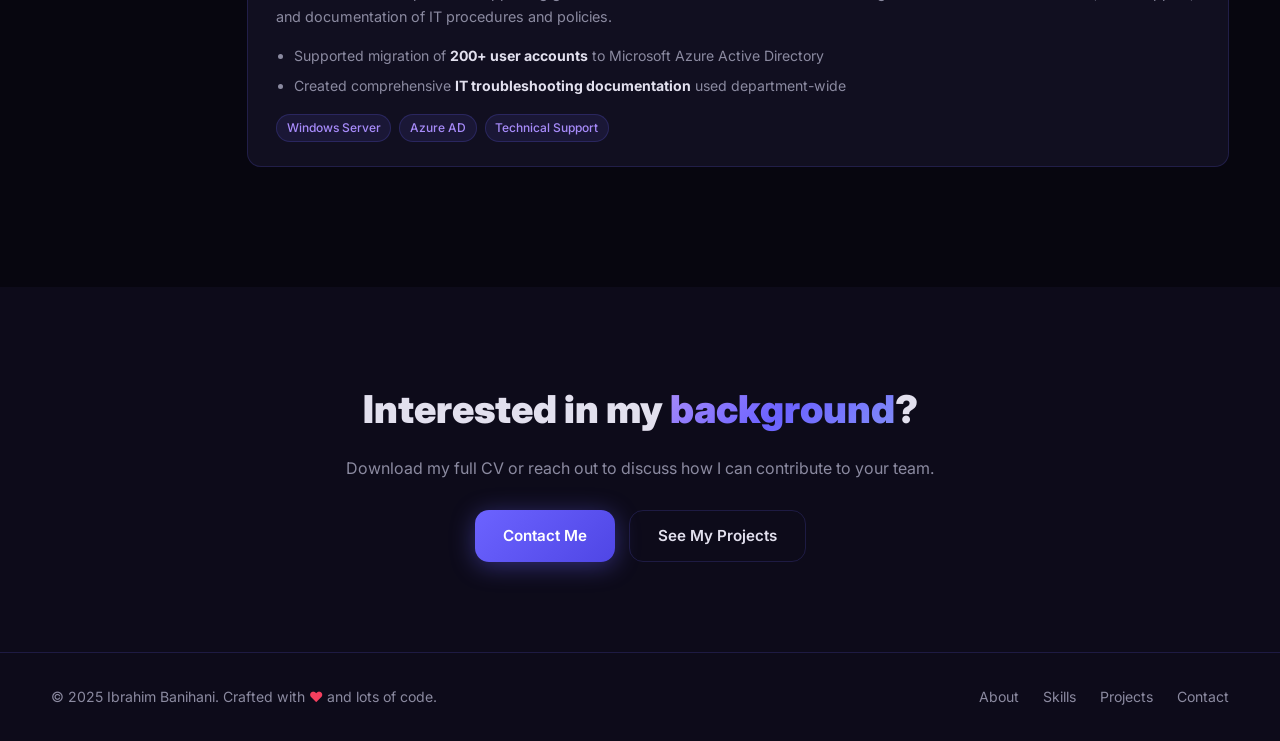
<file: experience.html>
<!DOCTYPE html>
<html lang="en">
<head>
  <meta charset="UTF-8" />
  <meta name="viewport" content="width=device-width, initial-scale=1.0" />
  <title>Experience | Ibrahim Banihani</title>
  <meta name="description" content="Ibrahim Banihani's professional work experience and career timeline in the IT industry." />
  <link rel="preconnect" href="https://fonts.googleapis.com" />
  <link rel="preconnect" href="https://fonts.gstatic.com" crossorigin />
  <link href="https://fonts.googleapis.com/css2?family=Inter:wght@300;400;500;600;700;800;900&family=JetBrains+Mono:wght@400;600&display=swap" rel="stylesheet" />
  <link rel="stylesheet" href="css/style.css" />
</head>
<body>

  <nav class="navbar" id="navbar">
    <div class="nav-brand"><span class="brand-icon">&lt;IB/&gt;</span></div>
    <ul class="nav-links" id="navLinks">
      <li><a href="index.html" class="nav-link">Home</a></li>
      <li><a href="about.html" class="nav-link">About</a></li>
      <li><a href="skills.html" class="nav-link">Skills</a></li>
      <li><a href="experience.html" class="nav-link active">Experience</a></li>
      <li><a href="projects.html" class="nav-link">Projects</a></li>
      <li><a href="contact.html" class="nav-link btn-nav">Contact Me</a></li>
    </ul>
    <button class="hamburger" id="hamburger" aria-label="Toggle menu"><span></span><span></span><span></span></button>
  </nav>

  <section class="page-header">
    <div class="orb orb-1"></div>
    <div class="orb orb-2"></div>
    <div class="container">
      <p class="breadcrumb"><a href="index.html">Home</a> / Experience</p>
      <h1>Work <span class="gradient-text">Experience</span></h1>
      <p class="page-subtitle">My professional journey in IT</p>
    </div>
  </section>

  <section class="section">
    <div class="container">
      <div class="exp-timeline">

        <div class="exp-item">
          <div class="exp-left">
            <span class="exp-period">2023 – Present</span>
            <div class="exp-company-logo logo-it">IT</div>
          </div>
          <div class="exp-connector">
            <div class="exp-dot active"></div>
            <div class="exp-line"></div>
          </div>
          <div class="exp-card current">
            <div class="exp-header">
              <div>
                <h3>Senior IT Support Engineer</h3>
                <p class="exp-company">TechCore Solutions, Amman</p>
              </div>
              <span class="exp-badge current-badge">Current</span>
            </div>
            <p class="exp-desc">Leading the IT infrastructure team responsible for maintaining and upgrading company-wide systems. Overseeing network operations, implementing security protocols, and ensuring 99.9% uptime across all digital services.</p>
            <ul class="exp-achievements">
              <li>Reduced system downtime by <strong>45%</strong> through proactive monitoring and automated alerting</li>
              <li>Led migration of on-premise infrastructure to <strong>AWS Cloud</strong>, cutting costs by 30%</li>
              <li>Implemented company-wide <strong>cybersecurity policy</strong> and conducted staff security awareness training</li>
              <li>Managed a team of <strong>5 junior technicians</strong> across two departments</li>
            </ul>
            <div class="exp-tags">
              <span>AWS</span><span>Linux</span><span>Cisco</span><span>Python</span><span>Docker</span>
            </div>
          </div>
        </div>

        <div class="exp-item">
          <div class="exp-left">
            <span class="exp-period">2022 – 2023</span>
            <div class="exp-company-logo logo-net">NET</div>
          </div>
          <div class="exp-connector">
            <div class="exp-dot"></div>
            <div class="exp-line"></div>
          </div>
          <div class="exp-card">
            <div class="exp-header">
              <div>
                <h3>Network Administrator</h3>
                <p class="exp-company">Jordan Telecom Group, Amman</p>
              </div>
            </div>
            <p class="exp-desc">Administered and maintained the corporate network infrastructure serving over 500 employees. Managed Cisco routers and switches, configured VLANs, and ensured network security compliance.</p>
            <ul class="exp-achievements">
              <li>Designed and deployed a <strong>multi-site VPN</strong> connecting 3 office branches securely</li>
              <li>Reduced network latency by <strong>60%</strong> through QoS optimization and bandwidth management</li>
              <li>Performed regular <strong>vulnerability assessments</strong> and patching on all network devices</li>
            </ul>
            <div class="exp-tags">
              <span>Cisco IOS</span><span>VLAN</span><span>VPN</span><span>Firewall</span><span>Wireshark</span>
            </div>
          </div>
        </div>

        <div class="exp-item">
          <div class="exp-left">
            <span class="exp-period">2021 – 2022</span>
            <div class="exp-company-logo logo-dev">DEV</div>
          </div>
          <div class="exp-connector">
            <div class="exp-dot"></div>
            <div class="exp-line"></div>
          </div>
          <div class="exp-card">
            <div class="exp-header">
              <div>
                <h3>Junior Software Developer</h3>
                <p class="exp-company">Inovio Tech, Amman</p>
              </div>
            </div>
            <p class="exp-desc">Developed and maintained web and mobile applications for clients across various industries. Collaborated with design and backend teams to deliver full-stack solutions on time and within budget.</p>
            <ul class="exp-achievements">
              <li>Built a <strong>Flutter mobile app</strong> for e-commerce with 10,000+ downloads on Play Store</li>
              <li>Developed RESTful APIs using <strong>Python Flask</strong> for 3 client projects</li>
              <li>Integrated <strong>Firebase</strong> for real-time data synchronization and push notifications</li>
            </ul>
            <div class="exp-tags">
              <span>Flutter</span><span>Python</span><span>Firebase</span><span>JavaScript</span><span>MySQL</span>
            </div>
          </div>
        </div>

        <div class="exp-item">
          <div class="exp-left">
            <span class="exp-period">Summer 2021</span>
            <div class="exp-company-logo logo-intern">INT</div>
          </div>
          <div class="exp-connector">
            <div class="exp-dot"></div>
          </div>
          <div class="exp-card">
            <div class="exp-header">
              <div>
                <h3>IT Intern</h3>
                <p class="exp-company">Ministry of Digital Economy, Amman</p>
              </div>
              <span class="exp-badge intern-badge">Internship</span>
            </div>
            <p class="exp-desc">Gained hands-on experience supporting government IT infrastructure. Assisted senior engineers with server maintenance, user support, and documentation of IT procedures and policies.</p>
            <ul class="exp-achievements">
              <li>Supported migration of <strong>200+ user accounts</strong> to Microsoft Azure Active Directory</li>
              <li>Created comprehensive <strong>IT troubleshooting documentation</strong> used department-wide</li>
            </ul>
            <div class="exp-tags">
              <span>Windows Server</span><span>Azure AD</span><span>Technical Support</span>
            </div>
          </div>
        </div>

      </div>
    </div>
  </section>

  <!-- CTA -->
  <section class="section cta-section bg-alt">
    <div class="container cta-container">
      <h2>Interested in my <span class="gradient-text">background</span>?</h2>
      <p>Download my full CV or reach out to discuss how I can contribute to your team.</p>
      <div class="cta-actions">
        <a href="contact.html" class="btn btn-primary" id="expContactBtn">Contact Me</a>
        <a href="projects.html" class="btn btn-ghost" id="expProjectsBtn">See My Projects</a>
      </div>
    </div>
  </section>

  <footer class="footer">
    <div class="container">
      <p>&copy; 2025 Ibrahim Banihani. Crafted with <span style="color:#f43f5e">♥</span> and lots of code.</p>
      <div class="footer-links">
        <a href="about.html">About</a>
        <a href="skills.html">Skills</a>
        <a href="projects.html">Projects</a>
        <a href="contact.html">Contact</a>
      </div>
    </div>
  </footer>

  <script src="js/main.js"></script>
</body>
</html>
</file>
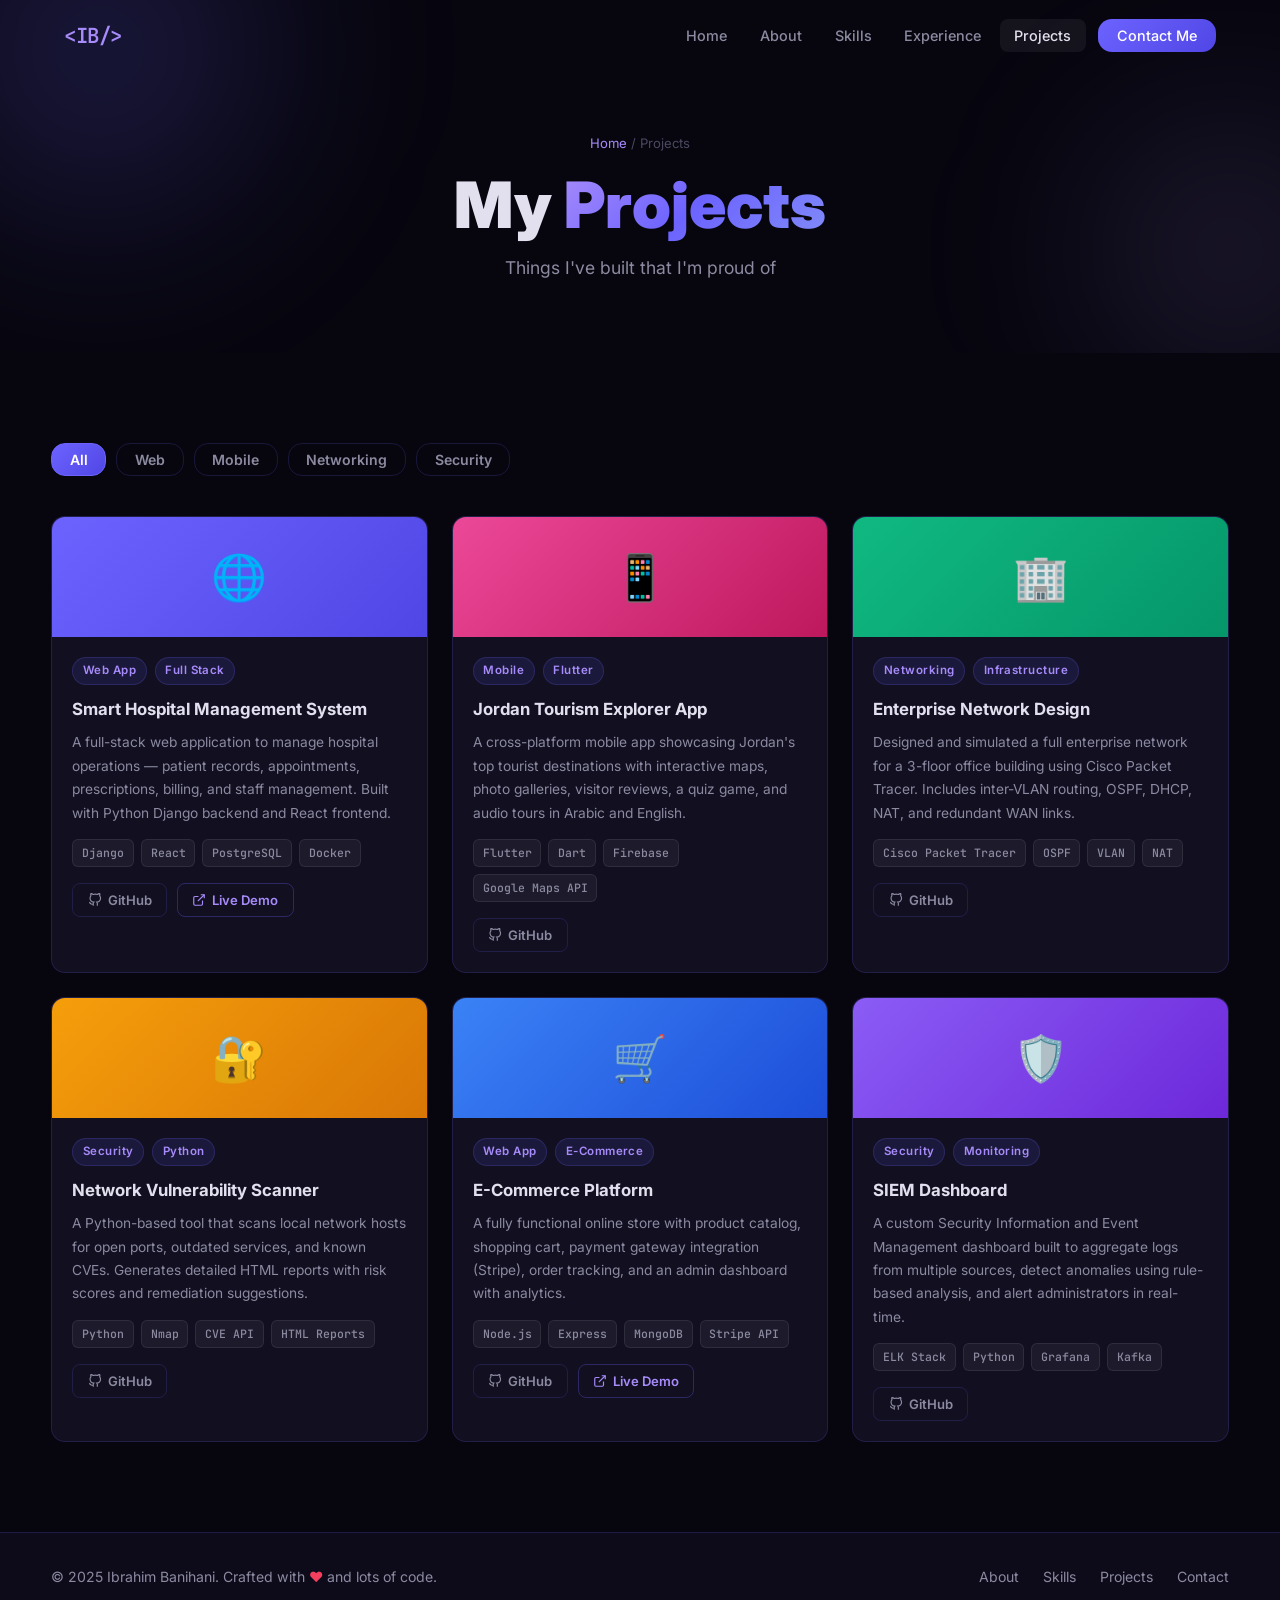
<file: projects.html>
<!DOCTYPE html>
<html lang="en">
<head>
  <meta charset="UTF-8" />
  <meta name="viewport" content="width=device-width, initial-scale=1.0" />
  <title>Projects | Ibrahim Banihani</title>
  <meta name="description" content="Ibrahim Banihani's portfolio of IT and software development projects." />
  <link rel="preconnect" href="https://fonts.googleapis.com" />
  <link rel="preconnect" href="https://fonts.gstatic.com" crossorigin />
  <link href="https://fonts.googleapis.com/css2?family=Inter:wght@300;400;500;600;700;800;900&family=JetBrains+Mono:wght@400;600&display=swap" rel="stylesheet" />
  <link rel="stylesheet" href="css/style.css" />
</head>
<body>

  <nav class="navbar" id="navbar">
    <div class="nav-brand"><span class="brand-icon">&lt;IB/&gt;</span></div>
    <ul class="nav-links" id="navLinks">
      <li><a href="index.html" class="nav-link">Home</a></li>
      <li><a href="about.html" class="nav-link">About</a></li>
      <li><a href="skills.html" class="nav-link">Skills</a></li>
      <li><a href="experience.html" class="nav-link">Experience</a></li>
      <li><a href="projects.html" class="nav-link active">Projects</a></li>
      <li><a href="contact.html" class="nav-link btn-nav">Contact Me</a></li>
    </ul>
    <button class="hamburger" id="hamburger" aria-label="Toggle menu"><span></span><span></span><span></span></button>
  </nav>

  <section class="page-header">
    <div class="orb orb-1"></div>
    <div class="orb orb-2"></div>
    <div class="container">
      <p class="breadcrumb"><a href="index.html">Home</a> / Projects</p>
      <h1>My <span class="gradient-text">Projects</span></h1>
      <p class="page-subtitle">Things I've built that I'm proud of</p>
    </div>
  </section>

  <!-- FILTER -->
  <section class="section">
    <div class="container">
      <div class="filter-bar" id="filterBar">
        <button class="filter-btn active" data-filter="all" id="filterAll">All</button>
        <button class="filter-btn" data-filter="web" id="filterWeb">Web</button>
        <button class="filter-btn" data-filter="mobile" id="filterMobile">Mobile</button>
        <button class="filter-btn" data-filter="network" id="filterNetwork">Networking</button>
        <button class="filter-btn" data-filter="security" id="filterSecurity">Security</button>
      </div>

      <div class="projects-grid" id="projectsGrid">

        <div class="project-card" data-cat="web">
          <div class="project-banner" style="background: linear-gradient(135deg, #6c63ff, #4f46e5);">
            <div class="project-icon-large">🌐</div>
          </div>
          <div class="project-body">
            <div class="project-meta">
              <span class="project-tag">Web App</span>
              <span class="project-tag">Full Stack</span>
            </div>
            <h3>Smart Hospital Management System</h3>
            <p>A full-stack web application to manage hospital operations — patient records, appointments, prescriptions, billing, and staff management. Built with Python Django backend and React frontend.</p>
            <div class="project-tech">
              <span>Django</span><span>React</span><span>PostgreSQL</span><span>Docker</span>
            </div>
            <div class="project-links">
              <a href="#" class="project-link" id="projLink1">
                <svg width="14" height="14" viewBox="0 0 24 24" fill="none" stroke="currentColor" stroke-width="2"><path d="M9 19c-5 1.5-5-2.5-7-3m14 6v-3.87a3.37 3.37 0 0 0-.94-2.61c3.14-.35 6.44-1.54 6.44-7A5.44 5.44 0 0 0 20 4.77A5.07 5.07 0 0 0 19.91 1S18.73.65 16 2.48a13.38 13.38 0 0 0-7 0C6.27.65 5.09 1 5.09 1A5.07 5.07 0 0 0 5 4.77a5.44 5.44 0 0 0-1.5 3.78c0 5.42 3.3 6.61 6.44 7A3.37 3.37 0 0 0 9 18.13V22"/></svg>
                GitHub
              </a>
              <a href="#" class="project-link project-link-live" id="projLive1">
                <svg width="14" height="14" viewBox="0 0 24 24" fill="none" stroke="currentColor" stroke-width="2"><path d="M18 13v6a2 2 0 0 1-2 2H5a2 2 0 0 1-2-2V8a2 2 0 0 1 2-2h6"/><polyline points="15 3 21 3 21 9"/><line x1="10" y1="14" x2="21" y2="3"/></svg>
                Live Demo
              </a>
            </div>
          </div>
        </div>

        <div class="project-card" data-cat="mobile">
          <div class="project-banner" style="background: linear-gradient(135deg, #ec4899, #be185d);">
            <div class="project-icon-large">📱</div>
          </div>
          <div class="project-body">
            <div class="project-meta">
              <span class="project-tag">Mobile</span>
              <span class="project-tag">Flutter</span>
            </div>
            <h3>Jordan Tourism Explorer App</h3>
            <p>A cross-platform mobile app showcasing Jordan's top tourist destinations with interactive maps, photo galleries, visitor reviews, a quiz game, and audio tours in Arabic and English.</p>
            <div class="project-tech">
              <span>Flutter</span><span>Dart</span><span>Firebase</span><span>Google Maps API</span>
            </div>
            <div class="project-links">
              <a href="#" class="project-link" id="projLink2">
                <svg width="14" height="14" viewBox="0 0 24 24" fill="none" stroke="currentColor" stroke-width="2"><path d="M9 19c-5 1.5-5-2.5-7-3m14 6v-3.87a3.37 3.37 0 0 0-.94-2.61c3.14-.35 6.44-1.54 6.44-7A5.44 5.44 0 0 0 20 4.77A5.07 5.07 0 0 0 19.91 1S18.73.65 16 2.48a13.38 13.38 0 0 0-7 0C6.27.65 5.09 1 5.09 1A5.07 5.07 0 0 0 5 4.77a5.44 5.44 0 0 0-1.5 3.78c0 5.42 3.3 6.61 6.44 7A3.37 3.37 0 0 0 9 18.13V22"/></svg>
                GitHub
              </a>
            </div>
          </div>
        </div>

        <div class="project-card" data-cat="network">
          <div class="project-banner" style="background: linear-gradient(135deg, #10b981, #059669);">
            <div class="project-icon-large">🏢</div>
          </div>
          <div class="project-body">
            <div class="project-meta">
              <span class="project-tag">Networking</span>
              <span class="project-tag">Infrastructure</span>
            </div>
            <h3>Enterprise Network Design</h3>
            <p>Designed and simulated a full enterprise network for a 3-floor office building using Cisco Packet Tracer. Includes inter-VLAN routing, OSPF, DHCP, NAT, and redundant WAN links.</p>
            <div class="project-tech">
              <span>Cisco Packet Tracer</span><span>OSPF</span><span>VLAN</span><span>NAT</span>
            </div>
            <div class="project-links">
              <a href="#" class="project-link" id="projLink3">
                <svg width="14" height="14" viewBox="0 0 24 24" fill="none" stroke="currentColor" stroke-width="2"><path d="M9 19c-5 1.5-5-2.5-7-3m14 6v-3.87a3.37 3.37 0 0 0-.94-2.61c3.14-.35 6.44-1.54 6.44-7A5.44 5.44 0 0 0 20 4.77A5.07 5.07 0 0 0 19.91 1S18.73.65 16 2.48a13.38 13.38 0 0 0-7 0C6.27.65 5.09 1 5.09 1A5.07 5.07 0 0 0 5 4.77a5.44 5.44 0 0 0-1.5 3.78c0 5.42 3.3 6.61 6.44 7A3.37 3.37 0 0 0 9 18.13V22"/></svg>
                GitHub
              </a>
            </div>
          </div>
        </div>

        <div class="project-card" data-cat="security">
          <div class="project-banner" style="background: linear-gradient(135deg, #f59e0b, #d97706);">
            <div class="project-icon-large">🔐</div>
          </div>
          <div class="project-body">
            <div class="project-meta">
              <span class="project-tag">Security</span>
              <span class="project-tag">Python</span>
            </div>
            <h3>Network Vulnerability Scanner</h3>
            <p>A Python-based tool that scans local network hosts for open ports, outdated services, and known CVEs. Generates detailed HTML reports with risk scores and remediation suggestions.</p>
            <div class="project-tech">
              <span>Python</span><span>Nmap</span><span>CVE API</span><span>HTML Reports</span>
            </div>
            <div class="project-links">
              <a href="#" class="project-link" id="projLink4">
                <svg width="14" height="14" viewBox="0 0 24 24" fill="none" stroke="currentColor" stroke-width="2"><path d="M9 19c-5 1.5-5-2.5-7-3m14 6v-3.87a3.37 3.37 0 0 0-.94-2.61c3.14-.35 6.44-1.54 6.44-7A5.44 5.44 0 0 0 20 4.77A5.07 5.07 0 0 0 19.91 1S18.73.65 16 2.48a13.38 13.38 0 0 0-7 0C6.27.65 5.09 1 5.09 1A5.07 5.07 0 0 0 5 4.77a5.44 5.44 0 0 0-1.5 3.78c0 5.42 3.3 6.61 6.44 7A3.37 3.37 0 0 0 9 18.13V22"/></svg>
                GitHub
              </a>
            </div>
          </div>
        </div>

        <div class="project-card" data-cat="web">
          <div class="project-banner" style="background: linear-gradient(135deg, #3b82f6, #1d4ed8);">
            <div class="project-icon-large">🛒</div>
          </div>
          <div class="project-body">
            <div class="project-meta">
              <span class="project-tag">Web App</span>
              <span class="project-tag">E-Commerce</span>
            </div>
            <h3>E-Commerce Platform</h3>
            <p>A fully functional online store with product catalog, shopping cart, payment gateway integration (Stripe), order tracking, and an admin dashboard with analytics.</p>
            <div class="project-tech">
              <span>Node.js</span><span>Express</span><span>MongoDB</span><span>Stripe API</span>
            </div>
            <div class="project-links">
              <a href="#" class="project-link" id="projLink5">
                <svg width="14" height="14" viewBox="0 0 24 24" fill="none" stroke="currentColor" stroke-width="2"><path d="M9 19c-5 1.5-5-2.5-7-3m14 6v-3.87a3.37 3.37 0 0 0-.94-2.61c3.14-.35 6.44-1.54 6.44-7A5.44 5.44 0 0 0 20 4.77A5.07 5.07 0 0 0 19.91 1S18.73.65 16 2.48a13.38 13.38 0 0 0-7 0C6.27.65 5.09 1 5.09 1A5.07 5.07 0 0 0 5 4.77a5.44 5.44 0 0 0-1.5 3.78c0 5.42 3.3 6.61 6.44 7A3.37 3.37 0 0 0 9 18.13V22"/></svg>
                GitHub
              </a>
              <a href="#" class="project-link project-link-live" id="projLive5">
                <svg width="14" height="14" viewBox="0 0 24 24" fill="none" stroke="currentColor" stroke-width="2"><path d="M18 13v6a2 2 0 0 1-2 2H5a2 2 0 0 1-2-2V8a2 2 0 0 1 2-2h6"/><polyline points="15 3 21 3 21 9"/><line x1="10" y1="14" x2="21" y2="3"/></svg>
                Live Demo
              </a>
            </div>
          </div>
        </div>

        <div class="project-card" data-cat="security">
          <div class="project-banner" style="background: linear-gradient(135deg, #8b5cf6, #6d28d9);">
            <div class="project-icon-large">🛡️</div>
          </div>
          <div class="project-body">
            <div class="project-meta">
              <span class="project-tag">Security</span>
              <span class="project-tag">Monitoring</span>
            </div>
            <h3>SIEM Dashboard</h3>
            <p>A custom Security Information and Event Management dashboard built to aggregate logs from multiple sources, detect anomalies using rule-based analysis, and alert administrators in real-time.</p>
            <div class="project-tech">
              <span>ELK Stack</span><span>Python</span><span>Grafana</span><span>Kafka</span>
            </div>
            <div class="project-links">
              <a href="#" class="project-link" id="projLink6">
                <svg width="14" height="14" viewBox="0 0 24 24" fill="none" stroke="currentColor" stroke-width="2"><path d="M9 19c-5 1.5-5-2.5-7-3m14 6v-3.87a3.37 3.37 0 0 0-.94-2.61c3.14-.35 6.44-1.54 6.44-7A5.44 5.44 0 0 0 20 4.77A5.07 5.07 0 0 0 19.91 1S18.73.65 16 2.48a13.38 13.38 0 0 0-7 0C6.27.65 5.09 1 5.09 1A5.07 5.07 0 0 0 5 4.77a5.44 5.44 0 0 0-1.5 3.78c0 5.42 3.3 6.61 6.44 7A3.37 3.37 0 0 0 9 18.13V22"/></svg>
                GitHub
              </a>
            </div>
          </div>
        </div>

      </div>
    </div>
  </section>

  <footer class="footer">
    <div class="container">
      <p>&copy; 2025 Ibrahim Banihani. Crafted with <span style="color:#f43f5e">♥</span> and lots of code.</p>
      <div class="footer-links">
        <a href="about.html">About</a>
        <a href="skills.html">Skills</a>
        <a href="projects.html">Projects</a>
        <a href="contact.html">Contact</a>
      </div>
    </div>
  </footer>

  <script src="js/main.js"></script>
  <script src="js/projects.js"></script>
</body>
</html>
</file>
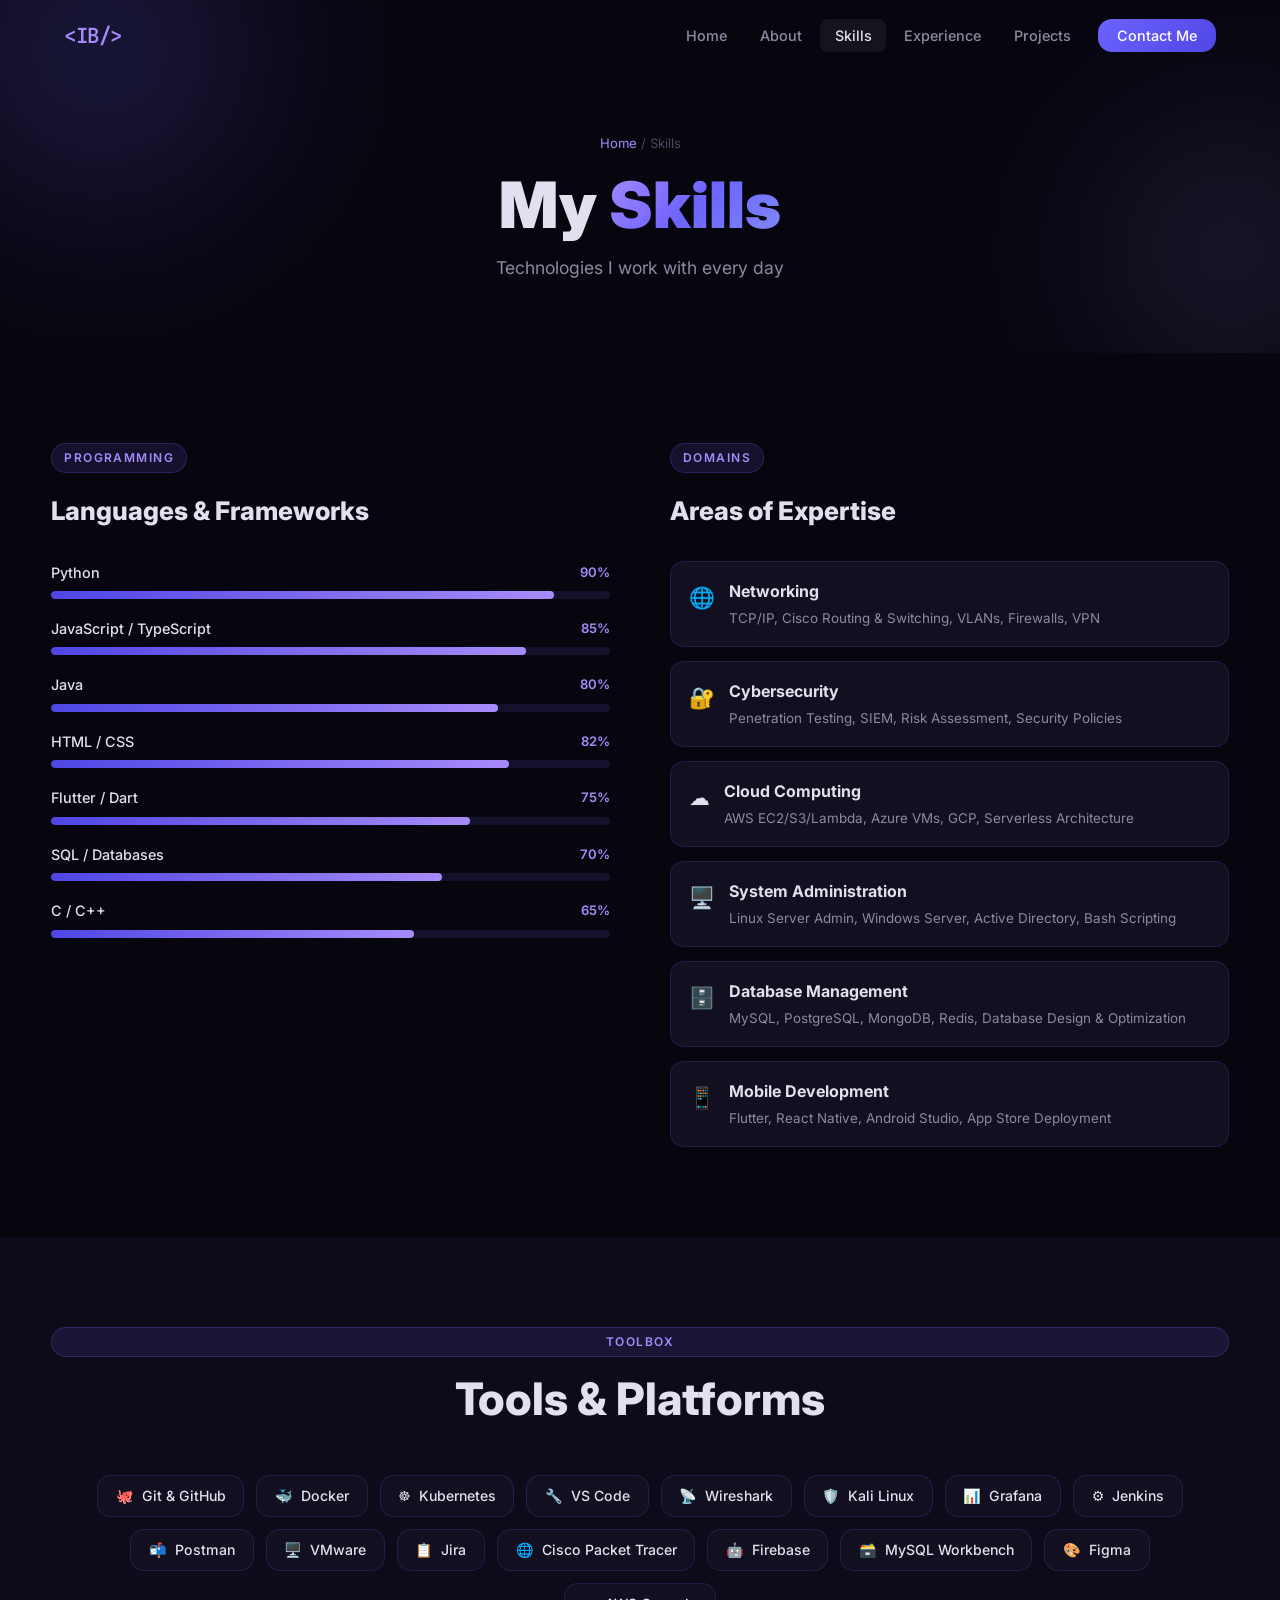
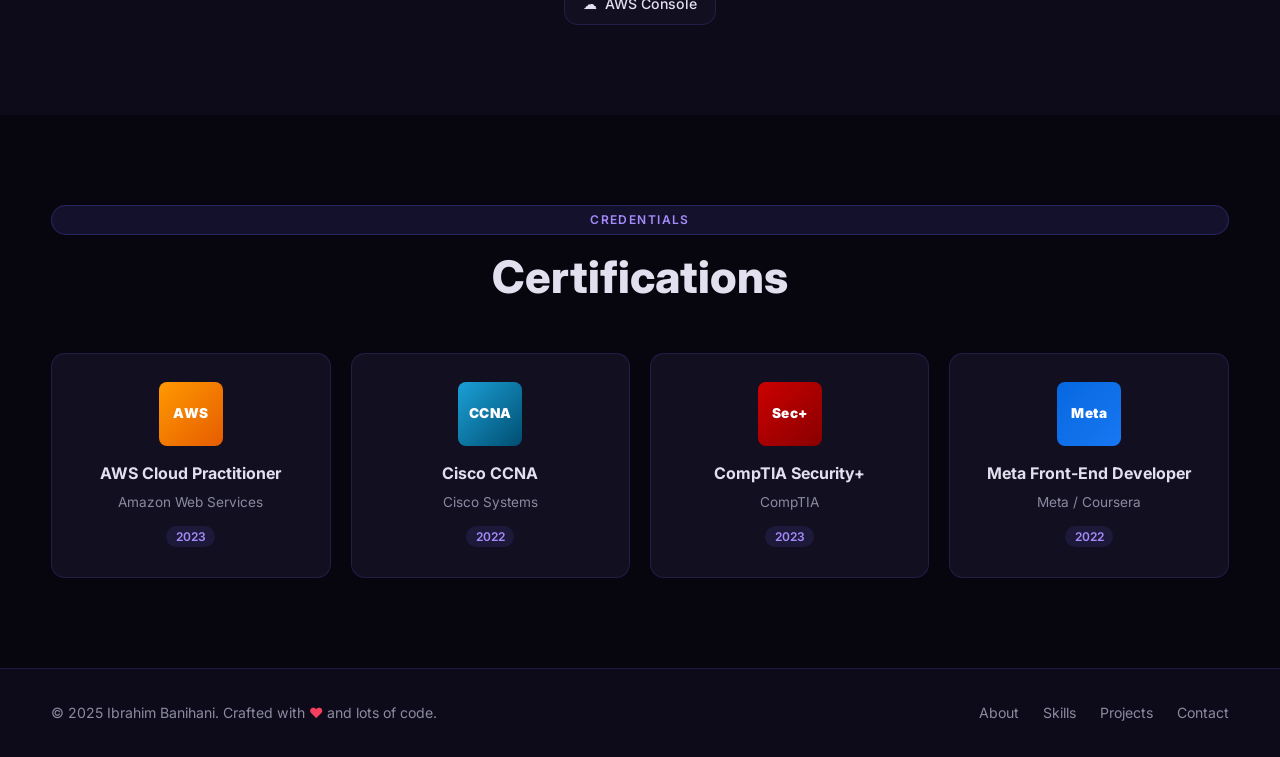
<file: skills.html>
<!DOCTYPE html>
<html lang="en">
<head>
  <meta charset="UTF-8" />
  <meta name="viewport" content="width=device-width, initial-scale=1.0" />
  <title>Skills | Ibrahim Banihani</title>
  <meta name="description" content="Ibrahim Banihani's technical skills – programming languages, frameworks, tools, and certifications." />
  <link rel="preconnect" href="https://fonts.googleapis.com" />
  <link rel="preconnect" href="https://fonts.gstatic.com" crossorigin />
  <link href="https://fonts.googleapis.com/css2?family=Inter:wght@300;400;500;600;700;800;900&family=JetBrains+Mono:wght@400;600&display=swap" rel="stylesheet" />
  <link rel="stylesheet" href="css/style.css" />
</head>
<body>

  <nav class="navbar" id="navbar">
    <div class="nav-brand"><span class="brand-icon">&lt;IB/&gt;</span></div>
    <ul class="nav-links" id="navLinks">
      <li><a href="index.html" class="nav-link">Home</a></li>
      <li><a href="about.html" class="nav-link">About</a></li>
      <li><a href="skills.html" class="nav-link active">Skills</a></li>
      <li><a href="experience.html" class="nav-link">Experience</a></li>
      <li><a href="projects.html" class="nav-link">Projects</a></li>
      <li><a href="contact.html" class="nav-link btn-nav">Contact Me</a></li>
    </ul>
    <button class="hamburger" id="hamburger" aria-label="Toggle menu"><span></span><span></span><span></span></button>
  </nav>

  <section class="page-header">
    <div class="orb orb-1"></div>
    <div class="orb orb-2"></div>
    <div class="container">
      <p class="breadcrumb"><a href="index.html">Home</a> / Skills</p>
      <h1>My <span class="gradient-text">Skills</span></h1>
      <p class="page-subtitle">Technologies I work with every day</p>
    </div>
  </section>

  <!-- SKILL BARS -->
  <section class="section">
    <div class="container">
      <div class="skills-layout">

        <!-- Left column: Programming -->
        <div class="skills-group">
          <span class="section-tag">Programming</span>
          <h2>Languages & Frameworks</h2>

          <div class="skill-bar-list" id="skillBars">
            <div class="skill-bar" data-pct="90">
              <div class="sb-header">
                <span class="sb-name">Python</span>
                <span class="sb-pct">90%</span>
              </div>
              <div class="sb-track"><div class="sb-fill" style="--target:90%"></div></div>
            </div>
            <div class="skill-bar" data-pct="85">
              <div class="sb-header">
                <span class="sb-name">JavaScript / TypeScript</span>
                <span class="sb-pct">85%</span>
              </div>
              <div class="sb-track"><div class="sb-fill" style="--target:85%"></div></div>
            </div>
            <div class="skill-bar" data-pct="80">
              <div class="sb-header">
                <span class="sb-name">Java</span>
                <span class="sb-pct">80%</span>
              </div>
              <div class="sb-track"><div class="sb-fill" style="--target:80%"></div></div>
            </div>
            <div class="skill-bar" data-pct="82">
              <div class="sb-header">
                <span class="sb-name">HTML / CSS</span>
                <span class="sb-pct">82%</span>
              </div>
              <div class="sb-track"><div class="sb-fill" style="--target:82%"></div></div>
            </div>
            <div class="skill-bar" data-pct="75">
              <div class="sb-header">
                <span class="sb-name">Flutter / Dart</span>
                <span class="sb-pct">75%</span>
              </div>
              <div class="sb-track"><div class="sb-fill" style="--target:75%"></div></div>
            </div>
            <div class="skill-bar" data-pct="70">
              <div class="sb-header">
                <span class="sb-name">SQL / Databases</span>
                <span class="sb-pct">70%</span>
              </div>
              <div class="sb-track"><div class="sb-fill" style="--target:70%"></div></div>
            </div>
            <div class="skill-bar" data-pct="65">
              <div class="sb-header">
                <span class="sb-name">C / C++</span>
                <span class="sb-pct">65%</span>
              </div>
              <div class="sb-track"><div class="sb-fill" style="--target:65%"></div></div>
            </div>
          </div>
        </div>

        <!-- Right column: Tech domains -->
        <div class="skills-group">
          <span class="section-tag">Domains</span>
          <h2>Areas of Expertise</h2>

          <div class="domain-cards">
            <div class="domain-card">
              <div class="domain-icon">🌐</div>
              <div>
                <h4>Networking</h4>
                <p>TCP/IP, Cisco Routing & Switching, VLANs, Firewalls, VPN</p>
              </div>
            </div>
            <div class="domain-card">
              <div class="domain-icon">🔐</div>
              <div>
                <h4>Cybersecurity</h4>
                <p>Penetration Testing, SIEM, Risk Assessment, Security Policies</p>
              </div>
            </div>
            <div class="domain-card">
              <div class="domain-icon">☁️</div>
              <div>
                <h4>Cloud Computing</h4>
                <p>AWS EC2/S3/Lambda, Azure VMs, GCP, Serverless Architecture</p>
              </div>
            </div>
            <div class="domain-card">
              <div class="domain-icon">🖥️</div>
              <div>
                <h4>System Administration</h4>
                <p>Linux Server Admin, Windows Server, Active Directory, Bash Scripting</p>
              </div>
            </div>
            <div class="domain-card">
              <div class="domain-icon">🗄️</div>
              <div>
                <h4>Database Management</h4>
                <p>MySQL, PostgreSQL, MongoDB, Redis, Database Design & Optimization</p>
              </div>
            </div>
            <div class="domain-card">
              <div class="domain-icon">📱</div>
              <div>
                <h4>Mobile Development</h4>
                <p>Flutter, React Native, Android Studio, App Store Deployment</p>
              </div>
            </div>
          </div>
        </div>
      </div>
    </div>
  </section>

  <!-- TOOLS -->
  <section class="section bg-alt">
    <div class="container">
      <span class="section-tag center">Toolbox</span>
      <h2 class="section-title center">Tools & Platforms</h2>
      <div class="tools-grid">
        <div class="tool-badge"><span>🐙</span> Git & GitHub</div>
        <div class="tool-badge"><span>🐳</span> Docker</div>
        <div class="tool-badge"><span>☸️</span> Kubernetes</div>
        <div class="tool-badge"><span>🔧</span> VS Code</div>
        <div class="tool-badge"><span>📡</span> Wireshark</div>
        <div class="tool-badge"><span>🛡️</span> Kali Linux</div>
        <div class="tool-badge"><span>📊</span> Grafana</div>
        <div class="tool-badge"><span>⚙️</span> Jenkins</div>
        <div class="tool-badge"><span>📬</span> Postman</div>
        <div class="tool-badge"><span>🖥️</span> VMware</div>
        <div class="tool-badge"><span>📋</span> Jira</div>
        <div class="tool-badge"><span>🌐</span> Cisco Packet Tracer</div>
        <div class="tool-badge"><span>🤖</span> Firebase</div>
        <div class="tool-badge"><span>🗃️</span> MySQL Workbench</div>
        <div class="tool-badge"><span>🎨</span> Figma</div>
        <div class="tool-badge"><span>☁️</span> AWS Console</div>
      </div>
    </div>
  </section>

  <!-- CERTS -->
  <section class="section">
    <div class="container">
      <span class="section-tag center">Credentials</span>
      <h2 class="section-title center">Certifications</h2>
      <div class="cert-grid">
        <div class="cert-card">
          <div class="cert-logo cert-aws">AWS</div>
          <h4>AWS Cloud Practitioner</h4>
          <p>Amazon Web Services</p>
          <span class="cert-year">2023</span>
        </div>
        <div class="cert-card">
          <div class="cert-logo cert-cisco">CCNA</div>
          <h4>Cisco CCNA</h4>
          <p>Cisco Systems</p>
          <span class="cert-year">2022</span>
        </div>
        <div class="cert-card">
          <div class="cert-logo cert-comptia">Sec+</div>
          <h4>CompTIA Security+</h4>
          <p>CompTIA</p>
          <span class="cert-year">2023</span>
        </div>
        <div class="cert-card">
          <div class="cert-logo cert-meta">Meta</div>
          <h4>Meta Front-End Developer</h4>
          <p>Meta / Coursera</p>
          <span class="cert-year">2022</span>
        </div>
      </div>
    </div>
  </section>

  <footer class="footer">
    <div class="container">
      <p>&copy; 2025 Ibrahim Banihani. Crafted with <span style="color:#f43f5e">♥</span> and lots of code.</p>
      <div class="footer-links">
        <a href="about.html">About</a>
        <a href="skills.html">Skills</a>
        <a href="projects.html">Projects</a>
        <a href="contact.html">Contact</a>
      </div>
    </div>
  </footer>

  <script src="js/main.js"></script>
  <script src="js/skills.js"></script>
</body>
</html>
</file>
<file: css/style.css>
/* =========================================================
   Ibrahim Banihani CV – Global Stylesheet
   ========================================================= */

/* ── CSS Variables ── */
:root {
  --bg:         #07060f;
  --bg-alt:     #0d0b1a;
  --bg-card:    #110f20;
  --border:     rgba(108, 99, 255, 0.18);
  --primary:    #6c63ff;
  --primary-d:  #4f46e5;
  --primary-l:  #a78bfa;
  --accent:     #f43f5e;
  --text:       #e2e0ee;
  --text-muted: #8b8aa0;
  --text-faint: #4a4860;
  --green:      #10b981;
  --radius:     14px;
  --radius-sm:  8px;
  --shadow:     0 8px 40px rgba(108,99,255,.18);
  --navbar-h:   72px;
  --transition: .3s cubic-bezier(.4,0,.2,1);
}

/* ── Reset & Base ── */
*,*::before,*::after { box-sizing: border-box; margin: 0; padding: 0; }
html { scroll-behavior: smooth; }
body {
  font-family: 'Inter', system-ui, sans-serif;
  background: var(--bg);
  color: var(--text);
  line-height: 1.7;
  overflow-x: hidden;
  font-size: 16px;
}
a { color: inherit; text-decoration: none; }
img { max-width: 100%; display: block; }
ul { list-style: none; }
button { cursor: pointer; border: none; background: none; font-family: inherit; }

/* ── Scrollbar ── */
::-webkit-scrollbar { width: 6px; }
::-webkit-scrollbar-track { background: var(--bg); }
::-webkit-scrollbar-thumb { background: var(--primary); border-radius: 999px; }

/* ── Container ── */
.container {
  width: min(1200px, 92vw);
  margin: 0 auto;
}

/* ── Section utility ── */
.section { padding: 90px 0; }
.bg-alt { background: var(--bg-alt); }

/* ── Gradient text ── */
.gradient-text {
  background: linear-gradient(135deg, var(--primary-l), var(--primary), #818cf8);
  -webkit-background-clip: text;
  -webkit-text-fill-color: transparent;
  background-clip: text;
}

/* ── Section tag ── */
.section-tag {
  display: inline-block;
  font-size: .75rem;
  font-weight: 600;
  letter-spacing: .12em;
  text-transform: uppercase;
  color: var(--primary-l);
  background: rgba(108,99,255,.12);
  border: 1px solid rgba(108,99,255,.25);
  padding: .25rem .75rem;
  border-radius: 999px;
  margin-bottom: 16px;
}
.section-tag.center { display: block; text-align: center; }

/* ── Section title ── */
.section-title {
  font-size: clamp(1.8rem, 4vw, 2.8rem);
  font-weight: 800;
  line-height: 1.2;
  margin-bottom: 48px;
}
.section-title.center { text-align: center; }

/* ── Buttons ── */
.btn {
  display: inline-flex;
  align-items: center;
  gap: 8px;
  padding: .75rem 1.75rem;
  border-radius: var(--radius);
  font-size: .95rem;
  font-weight: 600;
  transition: var(--transition);
  cursor: pointer;
  border: none;
}
.btn-primary {
  background: linear-gradient(135deg, var(--primary), var(--primary-d));
  color: #fff;
  box-shadow: 0 4px 24px rgba(108,99,255,.4);
}
.btn-primary:hover {
  transform: translateY(-2px);
  box-shadow: 0 8px 32px rgba(108,99,255,.55);
}
.btn-ghost {
  background: transparent;
  color: var(--text);
  border: 1.5px solid var(--border);
}
.btn-ghost:hover {
  border-color: var(--primary);
  color: var(--primary-l);
  transform: translateY(-2px);
}
.btn-full { width: 100%; justify-content: center; }

/* ──────────────────────────────
   NAVBAR
────────────────────────────── */
.navbar {
  position: fixed;
  top: 0; left: 0; right: 0;
  height: var(--navbar-h);
  display: flex;
  align-items: center;
  justify-content: space-between;
  padding: 0 5%;
  z-index: 1000;
  transition: background var(--transition), box-shadow var(--transition);
}
.navbar.scrolled {
  background: rgba(7,6,15,.88);
  backdrop-filter: blur(16px);
  box-shadow: 0 1px 0 var(--border);
}
.brand-icon {
  font-family: 'JetBrains Mono', monospace;
  font-size: 1.3rem;
  font-weight: 600;
  color: var(--primary-l);
  letter-spacing: -.02em;
}
.nav-links {
  display: flex;
  align-items: center;
  gap: 4px;
}
.nav-link {
  padding: .5rem .9rem;
  border-radius: var(--radius-sm);
  font-size: .9rem;
  font-weight: 500;
  color: var(--text-muted);
  transition: color var(--transition), background var(--transition);
}
.nav-link:hover, .nav-link.active {
  color: var(--text);
  background: rgba(255,255,255,.06);
}
.btn-nav {
  background: linear-gradient(135deg, var(--primary), var(--primary-d));
  color: #fff !important;
  padding: .5rem 1.2rem;
  border-radius: var(--radius);
  margin-left: 8px;
}
.btn-nav:hover { background: linear-gradient(135deg,var(--primary-l),var(--primary)); color:#fff; }

/* Hamburger */
.hamburger { display: none; flex-direction: column; gap: 5px; padding: 4px; }
.hamburger span {
  display: block;
  width: 24px; height: 2px;
  background: var(--text);
  border-radius: 2px;
  transition: var(--transition);
}
.hamburger.open span:nth-child(1) { transform: translateY(7px) rotate(45deg); }
.hamburger.open span:nth-child(2) { opacity: 0; }
.hamburger.open span:nth-child(3) { transform: translateY(-7px) rotate(-45deg); }

/* ──────────────────────────────
   PAGE HEADER (inner pages)
────────────────────────────── */
.page-header {
  position: relative;
  padding: calc(var(--navbar-h) + 60px) 0 70px;
  overflow: hidden;
  text-align: center;
}
.page-header h1 {
  font-size: clamp(2.2rem, 6vw, 4rem);
  font-weight: 900;
  line-height: 1.1;
  margin-bottom: 12px;
}
.page-subtitle {
  color: var(--text-muted);
  font-size: 1.1rem;
}
.breadcrumb {
  font-size: .82rem;
  color: var(--text-faint);
  margin-bottom: 16px;
}
.breadcrumb a { color: var(--primary-l); }
.breadcrumb a:hover { color: var(--text); }

/* ──────────────────────────────
   ORBS (shared hero decoration)
────────────────────────────── */
.orb {
  position: absolute;
  border-radius: 50%;
  filter: blur(80px);
  pointer-events: none;
  animation: float 8s ease-in-out infinite;
}
.orb-1 {
  width: 500px; height: 500px;
  background: radial-gradient(circle, rgba(108,99,255,.25), transparent 70%);
  top: -200px; left: -150px;
  animation-delay: 0s;
}
.orb-2 {
  width: 400px; height: 400px;
  background: radial-gradient(circle, rgba(167,139,250,.18), transparent 70%);
  top: 50px; right: -150px;
  animation-delay: -4s;
}
.orb-3 {
  width: 300px; height: 300px;
  background: radial-gradient(circle, rgba(244,63,94,.12), transparent 70%);
  bottom: 0; left: 40%;
  animation-delay: -2s;
}
@keyframes float {
  0%,100% { transform: translateY(0) scale(1); }
  50%      { transform: translateY(-30px) scale(1.04); }
}

/* ──────────────────────────────
   FOOTER
────────────────────────────── */
.footer {
  background: var(--bg-alt);
  border-top: 1px solid var(--border);
  padding: 32px 0;
}
.footer .container {
  display: flex;
  align-items: center;
  justify-content: space-between;
  flex-wrap: wrap;
  gap: 12px;
}
.footer p { font-size: .88rem; color: var(--text-muted); }
.footer-links { display: flex; gap: 24px; }
.footer-links a {
  font-size: .88rem;
  color: var(--text-muted);
  transition: color var(--transition);
}
.footer-links a:hover { color: var(--primary-l); }

/* ──────────────────────────────
   ABOUT PAGE
────────────────────────────── */
.two-col {
  display: grid;
  grid-template-columns: 1fr 1.4fr;
  gap: 60px;
  align-items: start;
}
.about-visual { display: flex; flex-direction: column; align-items: center; gap: 20px; }
.about-img-wrap { position: relative; width: 280px; }
.about-avatar-large {
  width: 280px;
  height: 320px;
  border-radius: 24px;
  overflow: hidden;
  border: 2px solid var(--border);
  background: var(--bg-card);
}
.about-badge-float {
  position: absolute;
  bottom: -14px; right: -14px;
  background: linear-gradient(135deg, var(--primary), var(--primary-d));
  color: #fff;
  font-size: .78rem;
  font-weight: 700;
  padding: .4rem 1rem;
  border-radius: 999px;
  display: flex;
  align-items: center;
  gap: 6px;
  box-shadow: 0 4px 16px rgba(108,99,255,.4);
}
.info-chips { display: flex; gap: 10px; flex-wrap: wrap; justify-content: center; }
.chip {
  display: inline-flex;
  align-items: center;
  gap: 6px;
  font-size: .78rem;
  font-weight: 500;
  background: var(--bg-card);
  border: 1px solid var(--border);
  padding: .3rem .85rem;
  border-radius: 999px;
  color: var(--text-muted);
}

.about-text { padding-top: 8px; }
.about-text h2 {
  font-size: clamp(1.8rem, 3.5vw, 2.6rem);
  font-weight: 900;
  line-height: 1.1;
  margin-bottom: 4px;
}
.about-role {
  font-size: 1rem;
  color: var(--primary-l);
  font-weight: 500;
  margin-bottom: 20px;
}
.about-text p { color: var(--text-muted); margin-bottom: 16px; }

.about-values { margin: 28px 0; display: flex; flex-direction: column; gap: 16px; }
.value-item {
  display: flex;
  align-items: flex-start;
  gap: 14px;
  background: var(--bg-card);
  border: 1px solid var(--border);
  border-radius: var(--radius);
  padding: 14px 18px;
  transition: var(--transition);
}
.value-item:hover { border-color: var(--primary); transform: translateX(4px); }
.value-icon { font-size: 1.3rem; margin-top: 2px; }
.value-item strong { display: block; font-weight: 600; margin-bottom: 2px; }
.value-item p { color: var(--text-muted); font-size: .88rem; margin: 0; }

/* Timeline (Education) */
.timeline { position: relative; padding-left: 28px; }
.timeline::before {
  content: '';
  position: absolute;
  left: 0; top: 12px; bottom: 12px;
  width: 2px;
  background: linear-gradient(to bottom, var(--primary), transparent);
}
.timeline-item { position: relative; margin-bottom: 40px; }
.timeline-dot {
  position: absolute;
  left: -33px; top: 18px;
  width: 12px; height: 12px;
  border-radius: 50%;
  background: var(--primary);
  box-shadow: 0 0 12px var(--primary);
  border: 2px solid var(--bg);
}
.timeline-card {
  background: var(--bg-card);
  border: 1px solid var(--border);
  border-radius: var(--radius);
  padding: 24px 28px;
  transition: var(--transition);
}
.timeline-card:hover { border-color: var(--primary); box-shadow: var(--shadow); }
.timeline-year {
  font-size: .78rem;
  font-weight: 600;
  color: var(--primary-l);
  letter-spacing: .08em;
  text-transform: uppercase;
}
.timeline-card h3 { font-size: 1.1rem; font-weight: 700; margin: 6px 0 2px; }
.tl-institution { color: var(--primary-l); font-size: .88rem; margin-bottom: 10px; }
.timeline-card p { color: var(--text-muted); font-size: .9rem; }
.tl-tags { display: flex; gap: 8px; flex-wrap: wrap; margin-top: 14px; }
.tl-tags span {
  font-size: .75rem;
  font-weight: 500;
  background: rgba(108,99,255,.12);
  border: 1px solid rgba(108,99,255,.2);
  color: var(--primary-l);
  padding: .2rem .6rem;
  border-radius: 999px;
}

/* Interests */
.interests-grid {
  display: grid;
  grid-template-columns: repeat(auto-fill, minmax(200px, 1fr));
  gap: 20px;
}
.interest-card {
  background: var(--bg-card);
  border: 1px solid var(--border);
  border-radius: var(--radius);
  padding: 28px 22px;
  text-align: center;
  transition: var(--transition);
}
.interest-card:hover {
  border-color: var(--primary);
  transform: translateY(-4px);
  box-shadow: 0 12px 30px rgba(108,99,255,.2);
}
.interest-emoji { font-size: 2rem; margin-bottom: 12px; }
.interest-card h3 { font-size: 1rem; font-weight: 700; margin-bottom: 6px; }
.interest-card p { color: var(--text-muted); font-size: .85rem; }

/* ──────────────────────────────
   SKILLS PAGE
────────────────────────────── */
.skills-layout {
  display: grid;
  grid-template-columns: 1fr 1fr;
  gap: 60px;
  align-items: start;
}
.skills-group h2 {
  font-size: 1.6rem;
  font-weight: 800;
  margin-bottom: 28px;
}

/* Skill bars */
.skill-bar-list { display: flex; flex-direction: column; gap: 18px; }
.skill-bar {}
.sb-header {
  display: flex;
  justify-content: space-between;
  margin-bottom: 6px;
}
.sb-name { font-weight: 500; font-size: .9rem; }
.sb-pct { font-size: .82rem; color: var(--primary-l); font-weight: 600; }
.sb-track {
  height: 8px;
  background: rgba(108,99,255,.12);
  border-radius: 999px;
  overflow: hidden;
}
.sb-fill {
  height: 100%;
  width: 0;
  background: linear-gradient(90deg, var(--primary-d), var(--primary-l));
  border-radius: 999px;
  transition: width 1.2s cubic-bezier(.4,0,.2,1);
}
.sb-fill.animated { width: var(--target); }

/* Domain cards */
.domain-cards { display: flex; flex-direction: column; gap: 14px; }
.domain-card {
  display: flex;
  align-items: flex-start;
  gap: 14px;
  background: var(--bg-card);
  border: 1px solid var(--border);
  border-radius: var(--radius);
  padding: 16px 18px;
  transition: var(--transition);
}
.domain-card:hover { border-color: var(--primary); transform: translateX(4px); }
.domain-icon { font-size: 1.3rem; margin-top: 2px; flex-shrink: 0; }
.domain-card h4 { font-weight: 700; margin-bottom: 2px; }
.domain-card p { color: var(--text-muted); font-size: .84rem; }

/* Tools */
.tools-grid {
  display: flex;
  flex-wrap: wrap;
  gap: 12px;
  justify-content: center;
}
.tool-badge {
  display: inline-flex;
  align-items: center;
  gap: 8px;
  font-size: .88rem;
  font-weight: 500;
  background: var(--bg-card);
  border: 1px solid var(--border);
  padding: .5rem 1.1rem;
  border-radius: var(--radius);
  transition: var(--transition);
}
.tool-badge:hover {
  border-color: var(--primary);
  background: rgba(108,99,255,.1);
  transform: translateY(-2px);
}

/* Certifications */
.cert-grid {
  display: grid;
  grid-template-columns: repeat(auto-fill, minmax(220px, 1fr));
  gap: 20px;
}
.cert-card {
  background: var(--bg-card);
  border: 1px solid var(--border);
  border-radius: var(--radius);
  padding: 28px 22px;
  text-align: center;
  transition: var(--transition);
}
.cert-card:hover {
  border-color: var(--primary);
  transform: translateY(-5px);
  box-shadow: var(--shadow);
}
.cert-logo {
  width: 64px; height: 64px;
  border-radius: var(--radius-sm);
  display: flex;
  align-items: center;
  justify-content: center;
  font-weight: 900;
  font-size: .85rem;
  letter-spacing: .04em;
  margin: 0 auto 14px;
}
.cert-aws   { background: linear-gradient(135deg, #f90, #e65c00); color: #fff; }
.cert-cisco { background: linear-gradient(135deg, #1ba0d7, #004e70); color: #fff; }
.cert-comptia{ background: linear-gradient(135deg, #c00, #800); color: #fff; }
.cert-meta  { background: linear-gradient(135deg, #0668e1, #1877f2); color: #fff; }
.cert-card h4 { font-weight: 700; margin-bottom: 4px; }
.cert-card p { color: var(--text-muted); font-size: .85rem; margin-bottom: 8px; }
.cert-year {
  font-size: .75rem;
  font-weight: 600;
  color: var(--primary-l);
  background: rgba(108,99,255,.12);
  padding: .2rem .6rem;
  border-radius: 999px;
}

/* ──────────────────────────────
   EXPERIENCE PAGE
────────────────────────────── */
.exp-timeline { display: flex; flex-direction: column; gap: 0; }
.exp-item {
  display: grid;
  grid-template-columns: 140px 40px 1fr;
  gap: 0;
  align-items: start;
}
.exp-left {
  padding-top: 18px;
  text-align: right;
  padding-right: 16px;
}
.exp-period {
  font-size: .75rem;
  color: var(--text-faint);
  font-weight: 500;
  display: block;
  margin-bottom: 8px;
}
.exp-company-logo {
  display: inline-flex;
  align-items: center;
  justify-content: center;
  width: 48px; height: 48px;
  border-radius: 10px;
  font-size: .7rem;
  font-weight: 900;
  letter-spacing: .05em;
  margin-left: auto;
}
.logo-it   { background: linear-gradient(135deg,#6c63ff,#4f46e5); color:#fff; }
.logo-net  { background: linear-gradient(135deg,#10b981,#059669); color:#fff; }
.logo-dev  { background: linear-gradient(135deg,#f59e0b,#d97706); color:#fff; }
.logo-intern{ background: linear-gradient(135deg,#3b82f6,#1d4ed8); color:#fff; }

.exp-connector {
  display: flex;
  flex-direction: column;
  align-items: center;
  padding-top: 32px;
}
.exp-dot {
  width: 14px; height: 14px;
  border-radius: 50%;
  background: var(--bg-card);
  border: 2px solid var(--border);
  flex-shrink: 0;
  z-index: 1;
  transition: var(--transition);
}
.exp-dot.active {
  background: var(--primary);
  border-color: var(--primary);
  box-shadow: 0 0 12px var(--primary);
}
.exp-line {
  width: 2px;
  flex: 1;
  background: linear-gradient(to bottom, var(--primary), var(--border));
  min-height: 60px;
}
.exp-card {
  background: var(--bg-card);
  border: 1px solid var(--border);
  border-radius: var(--radius);
  padding: 24px 28px;
  margin-bottom: 30px;
  margin-left: 16px;
  transition: var(--transition);
}
.exp-card:hover { border-color: var(--primary); box-shadow: var(--shadow); }
.exp-card.current { border-color: rgba(108,99,255,.4); }
.exp-header {
  display: flex;
  justify-content: space-between;
  align-items: flex-start;
  margin-bottom: 10px;
  flex-wrap: wrap;
  gap: 10px;
}
.exp-card h3 { font-size: 1.15rem; font-weight: 700; }
.exp-company { color: var(--primary-l); font-size: .88rem; margin-top: 2px; }
.exp-badge {
  font-size: .68rem;
  font-weight: 700;
  padding: .25rem .65rem;
  border-radius: 999px;
  letter-spacing: .06em;
  text-transform: uppercase;
}
.current-badge { background: rgba(16,185,129,.15); color: var(--green); border: 1px solid rgba(16,185,129,.3); }
.intern-badge { background: rgba(59,130,246,.12); color: #3b82f6; border: 1px solid rgba(59,130,246,.25); }
.exp-desc { color: var(--text-muted); font-size: .9rem; margin-bottom: 14px; }
.exp-achievements {
  list-style: disc;
  padding-left: 18px;
  color: var(--text-muted);
  font-size: .88rem;
  margin-bottom: 16px;
  display: flex;
  flex-direction: column;
  gap: 6px;
}
.exp-achievements strong { color: var(--text); }
.exp-tags { display: flex; flex-wrap: wrap; gap: 8px; }
.exp-tags span {
  font-size: .75rem;
  font-weight: 500;
  background: rgba(108,99,255,.1);
  border: 1px solid rgba(108,99,255,.2);
  color: var(--primary-l);
  padding: .2rem .6rem;
  border-radius: 999px;
}

/* CTA Section */
.cta-section { text-align: center; }
.cta-container { max-width: 600px; }
.cta-container h2 { font-size: clamp(1.6rem,4vw,2.4rem); font-weight: 900; margin-bottom: 12px; }
.cta-container p { color: var(--text-muted); margin-bottom: 28px; }
.cta-actions { display: flex; gap: 14px; justify-content: center; flex-wrap: wrap; }

/* ──────────────────────────────
   PROJECTS PAGE
────────────────────────────── */
.filter-bar {
  display: flex;
  gap: 10px;
  margin-bottom: 40px;
  flex-wrap: wrap;
}
.filter-btn {
  padding: .45rem 1.1rem;
  border-radius: var(--radius);
  font-size: .88rem;
  font-weight: 600;
  border: 1.5px solid var(--border);
  color: var(--text-muted);
  background: transparent;
  transition: var(--transition);
}
.filter-btn:hover, .filter-btn.active {
  background: linear-gradient(135deg, var(--primary), var(--primary-d));
  border-color: var(--primary);
  color: #fff;
}
.projects-grid {
  display: grid;
  grid-template-columns: repeat(auto-fill, minmax(340px, 1fr));
  gap: 24px;
}
.project-card {
  background: var(--bg-card);
  border: 1px solid var(--border);
  border-radius: var(--radius);
  overflow: hidden;
  transition: var(--transition);
}
.project-card:hover {
  transform: translateY(-6px);
  border-color: var(--primary);
  box-shadow: 0 16px 40px rgba(108,99,255,.25);
}
.project-card.hidden { display: none; }
.project-banner {
  height: 120px;
  display: flex;
  align-items: center;
  justify-content: center;
}
.project-icon-large { font-size: 2.8rem; }
.project-body { padding: 20px; }
.project-meta { display: flex; gap: 8px; margin-bottom: 10px; }
.project-tag {
  font-size: .72rem;
  font-weight: 600;
  background: rgba(108,99,255,.12);
  border: 1px solid rgba(108,99,255,.2);
  color: var(--primary-l);
  padding: .2rem .6rem;
  border-radius: 999px;
  letter-spacing: .04em;
}
.project-card h3 { font-size: 1.05rem; font-weight: 700; margin-bottom: 8px; }
.project-card p { color: var(--text-muted); font-size: .86rem; margin-bottom: 14px; }
.project-tech { display: flex; flex-wrap: wrap; gap: 7px; margin-bottom: 16px; }
.project-tech span {
  font-size: .72rem;
  font-weight: 500;
  font-family: 'JetBrains Mono', monospace;
  background: rgba(255,255,255,.05);
  border: 1px solid rgba(255,255,255,.08);
  color: var(--text-muted);
  padding: .2rem .55rem;
  border-radius: 6px;
}
.project-links { display: flex; gap: 10px; }
.project-link {
  display: inline-flex;
  align-items: center;
  gap: 6px;
  font-size: .82rem;
  font-weight: 600;
  color: var(--text-muted);
  border: 1.5px solid var(--border);
  padding: .3rem .9rem;
  border-radius: var(--radius-sm);
  transition: var(--transition);
}
.project-link:hover { color: var(--text); border-color: var(--primary); }
.project-link-live { color: var(--primary-l); border-color: rgba(108,99,255,.3); }
.project-link-live:hover { background: rgba(108,99,255,.1); }

/* ──────────────────────────────
   CONTACT PAGE
────────────────────────────── */
.contact-layout {
  display: grid;
  grid-template-columns: 1fr 1.2fr;
  gap: 60px;
  align-items: start;
}
.contact-info h2 {
  font-size: clamp(1.6rem, 3.5vw, 2.4rem);
  font-weight: 900;
  margin-bottom: 14px;
}
.contact-intro { color: var(--text-muted); margin-bottom: 30px; }
.contact-details { display: flex; flex-direction: column; gap: 16px; margin-bottom: 28px; }
.contact-item {
  display: flex;
  align-items: flex-start;
  gap: 14px;
}
.ci-icon {
  width: 44px; height: 44px;
  background: rgba(108,99,255,.12);
  border: 1px solid rgba(108,99,255,.2);
  border-radius: var(--radius-sm);
  display: flex;
  align-items: center;
  justify-content: center;
  color: var(--primary-l);
  flex-shrink: 0;
}
.contact-item strong { display: block; font-weight: 600; font-size: .9rem; }
.contact-item p { color: var(--text-muted); font-size: .88rem; margin: 0; }

.social-links { display: flex; gap: 10px; flex-wrap: wrap; margin-bottom: 24px; }
.social-btn {
  display: inline-flex;
  align-items: center;
  gap: 8px;
  font-size: .85rem;
  font-weight: 600;
  color: var(--text-muted);
  background: var(--bg-card);
  border: 1.5px solid var(--border);
  padding: .5rem 1rem;
  border-radius: var(--radius);
  transition: var(--transition);
}
.social-btn:hover {
  border-color: var(--primary);
  color: var(--primary-l);
  transform: translateY(-2px);
}

.availability-card {
  display: flex;
  align-items: center;
  gap: 14px;
  background: rgba(16,185,129,.07);
  border: 1px solid rgba(16,185,129,.2);
  border-radius: var(--radius);
  padding: 16px 20px;
}
.avail-dot {
  width: 12px; height: 12px;
  border-radius: 50%;
  background: var(--green);
  box-shadow: 0 0 8px var(--green);
  flex-shrink: 0;
  animation: pulse 2s ease-in-out infinite;
}
@keyframes pulse {
  0%,100% { box-shadow: 0 0 8px var(--green); }
  50% { box-shadow: 0 0 18px var(--green); }
}
.availability-card strong { display: block; font-weight: 600; color: var(--green); margin-bottom: 2px; }
.availability-card p { color: var(--text-muted); font-size: .84rem; margin: 0; }

/* Form */
.contact-form-wrap {
  background: var(--bg-card);
  border: 1px solid var(--border);
  border-radius: var(--radius);
  padding: 36px;
}
.contact-form h3 { font-size: 1.3rem; font-weight: 700; margin-bottom: 24px; }
.form-row { display: grid; grid-template-columns: 1fr 1fr; gap: 16px; }
.form-group { display: flex; flex-direction: column; gap: 6px; margin-bottom: 16px; }
.form-group label { font-size: .85rem; font-weight: 600; color: var(--text-muted); }
.form-group input,
.form-group textarea {
  background: var(--bg);
  border: 1.5px solid var(--border);
  border-radius: var(--radius-sm);
  padding: .7rem 1rem;
  color: var(--text);
  font-family: 'Inter', sans-serif;
  font-size: .9rem;
  transition: border-color var(--transition);
  resize: vertical;
}
.form-group input:focus,
.form-group textarea:focus {
  outline: none;
  border-color: var(--primary);
  box-shadow: 0 0 0 3px rgba(108,99,255,.15);
}
.form-group input::placeholder,
.form-group textarea::placeholder { color: var(--text-faint); }
.form-success {
  display: flex;
  align-items: center;
  gap: 12px;
  background: rgba(16,185,129,.1);
  border: 1px solid rgba(16,185,129,.25);
  border-radius: var(--radius);
  padding: 14px 18px;
  color: var(--green);
  margin-top: 14px;
}
.form-success p { margin: 0; font-size: .9rem; }

/* ──────────────────────────────
   HIGHLIGHTS (Home)
────────────────────────────── */
.highlights { padding: 60px 0 90px; }
.highlight-cards {
  display: grid;
  grid-template-columns: repeat(auto-fill, minmax(240px, 1fr));
  gap: 20px;
}
.hcard {
  display: block;
  background: var(--bg-card);
  border: 1px solid var(--border);
  border-radius: var(--radius);
  padding: 28px 24px;
  transition: var(--transition);
  position: relative;
  overflow: hidden;
}
.hcard::before {
  content: '';
  position: absolute;
  inset: 0;
  background: linear-gradient(135deg, rgba(108,99,255,.08), transparent);
  opacity: 0;
  transition: opacity var(--transition);
}
.hcard:hover {
  border-color: var(--primary);
  transform: translateY(-5px);
  box-shadow: var(--shadow);
}
.hcard:hover::before { opacity: 1; }
.hcard-icon {
  width: 52px; height: 52px;
  background: rgba(108,99,255,.12);
  border: 1px solid rgba(108,99,255,.2);
  border-radius: 12px;
  display: flex;
  align-items: center;
  justify-content: center;
  color: var(--primary-l);
  margin-bottom: 16px;
}
.hcard h3 { font-size: 1.05rem; font-weight: 700; margin-bottom: 8px; }
.hcard p { color: var(--text-muted); font-size: .85rem; margin-bottom: 14px; }
.hcard-arrow {
  font-size: 1.1rem;
  color: var(--primary-l);
  transition: transform var(--transition);
}
.hcard:hover .hcard-arrow { transform: translateX(4px); }

/* ──────────────────────────────
   RESPONSIVE
────────────────────────────── */
@media (max-width: 900px) {
  .two-col,
  .skills-layout,
  .contact-layout { grid-template-columns: 1fr; }
  .about-visual { order: -1; }
  .exp-item { grid-template-columns: 60px 30px 1fr; }
  .exp-left { text-align: left; padding-right: 0; }
  .exp-period { font-size: .7rem; }
  .exp-company-logo { width: 36px; height: 36px; margin-left: 0; font-size: .6rem; }
}
@media (max-width: 700px) {
  .nav-links {
    position: fixed;
    top: var(--navbar-h); left: 0; right: 0;
    background: rgba(7,6,15,.96);
    backdrop-filter: blur(16px);
    flex-direction: column;
    padding: 20px;
    gap: 4px;
    border-bottom: 1px solid var(--border);
    transform: translateY(-120%);
    opacity: 0;
    transition: transform var(--transition), opacity var(--transition);
  }
  .nav-links.open { transform: translateY(0); opacity: 1; }
  .hamburger { display: flex; }
  .form-row { grid-template-columns: 1fr; }
  .contact-form-wrap { padding: 24px; }
  .exp-item { grid-template-columns: 1fr; }
  .exp-left { display: flex; align-items: center; gap: 10px; text-align: left; padding-right: 0; }
  .exp-connector { display: none; }
}
</file>
<file: css/home.css>
/* ── Home Page ── */

/* ── Hero ── */
.hero {
  min-height: 100vh;
  display: grid;
  grid-template-columns: 1fr 1fr;
  align-items: center;
  padding: 0 5%;
  padding-top: var(--navbar-h);
  position: relative;
  overflow: hidden;
  gap: 40px;
}

/* Grid BG */
.grid-bg {
  position: absolute;
  inset: 0;
  background-image:
    linear-gradient(rgba(108,99,255,.06) 1px, transparent 1px),
    linear-gradient(90deg, rgba(108,99,255,.06) 1px, transparent 1px);
  background-size: 60px 60px;
  mask-image: radial-gradient(ellipse 80% 80% at 50% 50%, black 20%, transparent 100%);
}

/* Badge */
.hero-badge {
  display: inline-flex;
  align-items: center;
  gap: 8px;
  font-size: .8rem;
  font-weight: 600;
  color: var(--green);
  background: rgba(16,185,129,.08);
  border: 1px solid rgba(16,185,129,.22);
  padding: .35rem 1rem;
  border-radius: 999px;
  margin-bottom: 20px;
}
.badge-dot {
  width: 8px; height: 8px;
  border-radius: 50%;
  background: var(--green);
  animation: pulse 2s ease-in-out infinite;
}

/* Title */
.hero-title {
  font-size: clamp(2.8rem, 6vw, 5.5rem);
  font-weight: 900;
  line-height: 1;
  margin-bottom: 6px;
}
.hero-sub {
  -webkit-text-fill-color: transparent;
  -webkit-text-stroke: 2px var(--primary-l);
}

/* Roles */
.hero-roles {
  font-size: 1.15rem;
  font-weight: 500;
  color: var(--text-muted);
  margin: 14px 0;
  min-height: 1.8em;
}
.role-prefix { color: var(--text-muted); }
.typed-text { color: var(--primary-l); font-weight: 600; }
.cursor {
  color: var(--primary);
  animation: blink .9s ease-in-out infinite;
  font-weight: 300;
}
@keyframes blink { 0%,100% { opacity:1; } 50% { opacity:0; } }

/* Desc */
.hero-desc {
  color: var(--text-muted);
  font-size: 1rem;
  max-width: 480px;
  margin-bottom: 28px;
  line-height: 1.75;
}

/* Actions */
.hero-actions { display: flex; gap: 14px; flex-wrap: wrap; margin-bottom: 40px; }

/* Stats */
.hero-stats {
  display: flex;
  align-items: center;
  gap: 24px;
}
.stat-divider { width: 1px; height: 36px; background: var(--border); }
.stat-number {
  display: block;
  font-size: 1.8rem;
  font-weight: 900;
  color: var(--primary-l);
  line-height: 1;
}
.stat-label {
  font-size: .75rem;
  color: var(--text-faint);
  font-weight: 500;
  text-transform: uppercase;
  letter-spacing: .06em;
}

/* ── Hero visual ── */
.hero-visual {
  position: relative;
  display: flex;
  align-items: center;
  justify-content: center;
  flex-direction: column;
}

/* Avatar ring */
.avatar-ring {
  position: relative;
  width: 300px; height: 300px;
  display: flex;
  align-items: center;
  justify-content: center;
}
.avatar-ring::before {
  content: '';
  position: absolute;
  inset: -12px;
  border-radius: 50%;
  background: conic-gradient(from 0deg, var(--primary), var(--primary-l), transparent, var(--primary));
  animation: spin 5s linear infinite;
}
.avatar-ring::after {
  content: '';
  position: absolute;
  inset: -10px;
  border-radius: 50%;
  background: var(--bg);
}
@keyframes spin { to { transform: rotate(360deg); } }
.avatar-inner {
  position: relative;
  z-index: 1;
  width: 240px; height: 240px;
  border-radius: 50%;
  background: var(--bg-card);
  border: 2px solid var(--border);
  overflow: hidden;
  display: flex;
  align-items: center;
  justify-content: center;
}
.avatar-svg { width: 100%; height: 100%; }

/* Orbit icons */
.orbit {
  position: absolute;
  inset: 0;
  animation: spin var(--orbit-speed, 10s) linear infinite;
}
.orbit-1 { --orbit-speed: 12s; }
.orbit-2 { --orbit-speed: 16s; animation-direction: reverse; }
.orbit-3 { --orbit-speed: 20s; }
.orbit-icon {
  position: absolute;
  top: -14px; left: 50%;
  transform: translateX(-50%);
  width: 36px; height: 36px;
  border-radius: 50%;
  background: var(--bg-card);
  border: 1.5px solid var(--border);
  display: flex;
  align-items: center;
  justify-content: center;
  color: var(--primary-l);
  counter-reset: none;
}

/* Code card */
.code-card {
  position: absolute;
  bottom: -20px; right: -40px;
  background: rgba(13,11,26,.92);
  backdrop-filter: blur(12px);
  border: 1px solid var(--border);
  border-radius: var(--radius);
  padding: 12px 16px;
  min-width: 240px;
  box-shadow: 0 12px 32px rgba(0,0,0,.5);
  animation: float 6s ease-in-out infinite;
}
.code-dots { display: flex; gap: 5px; margin-bottom: 8px; }
.code-dots span { width: 10px; height: 10px; border-radius: 50%; display: block; }
.code-text {
  font-family: 'JetBrains Mono', monospace;
  font-size: .72rem;
  line-height: 1.7;
  white-space: pre;
}
.c-kw  { color: #c792ea; }
.c-var { color: #82aaff; }
.c-key { color: #f07178; }
.c-str { color: #c3e88d; }

/* Scroll indicator */
.scroll-indicator {
  position: absolute;
  bottom: 30px; left: 50%;
  transform: translateX(-50%);
  display: flex;
  flex-direction: column;
  align-items: center;
  gap: 8px;
  color: var(--text-faint);
  font-size: .72rem;
  letter-spacing: .1em;
  text-transform: uppercase;
}
.scroll-line {
  width: 1px; height: 50px;
  background: linear-gradient(to bottom, var(--primary-l), transparent);
  animation: scrollAnim 2s ease-in-out infinite;
}
@keyframes scrollAnim {
  0%  { transform: scaleY(0); transform-origin: top; }
  50% { transform: scaleY(1); transform-origin: top; }
  51% { transform: scaleY(1); transform-origin: bottom; }
  100%{ transform: scaleY(0); transform-origin: bottom; }
}

/* ── Responsive Hero ── */
@media (max-width: 900px) {
  .hero {
    grid-template-columns: 1fr;
    text-align: center;
    padding-top: calc(var(--navbar-h) + 30px);
    padding-bottom: 60px;
    min-height: unset;
  }
  .hero-content { order: 2; }
  .hero-visual  { order: 1; margin-bottom: 20px; }
  .hero-desc    { margin: 0 auto 28px; }
  .hero-actions { justify-content: center; }
  .hero-stats   { justify-content: center; }
  .code-card    { display: none; }
  .avatar-ring  { width: 220px; height: 220px; }
  .avatar-inner { width: 180px; height: 180px; }
  .scroll-indicator { display: none; }
}
</file>
